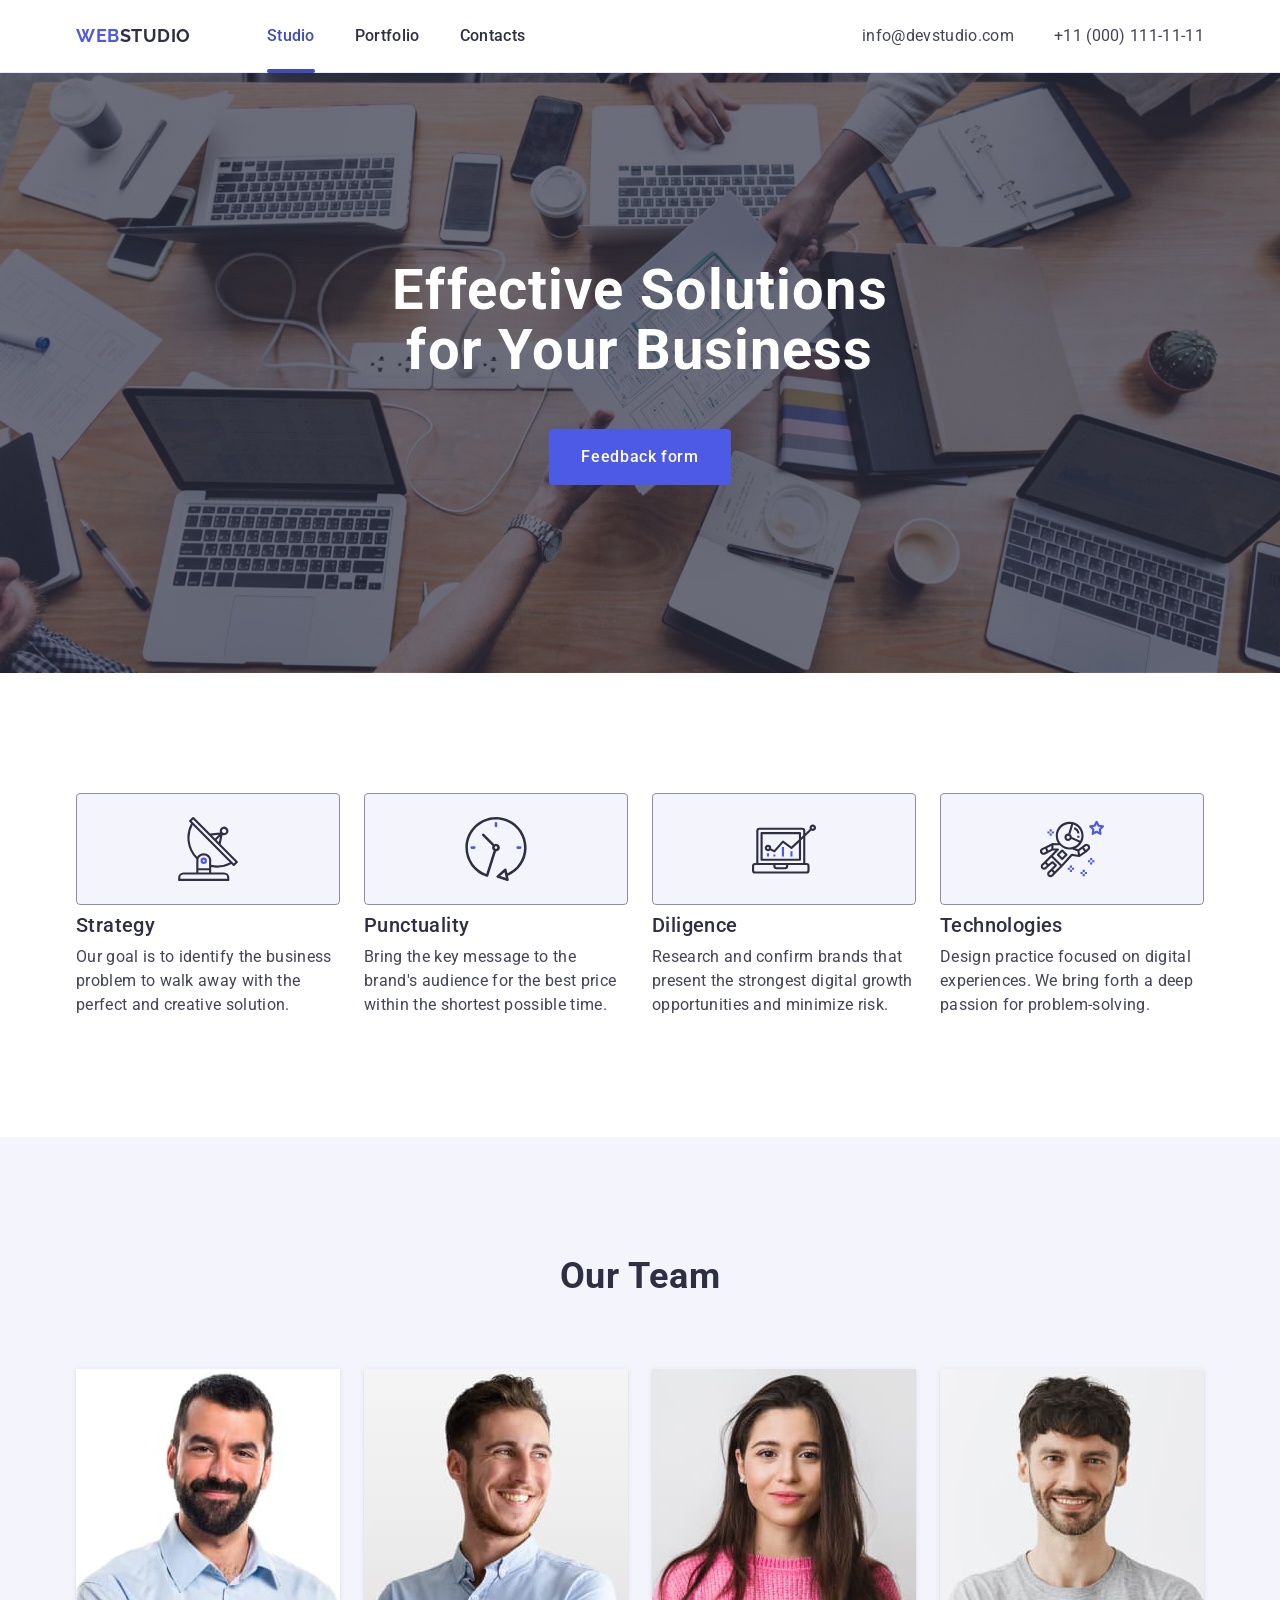
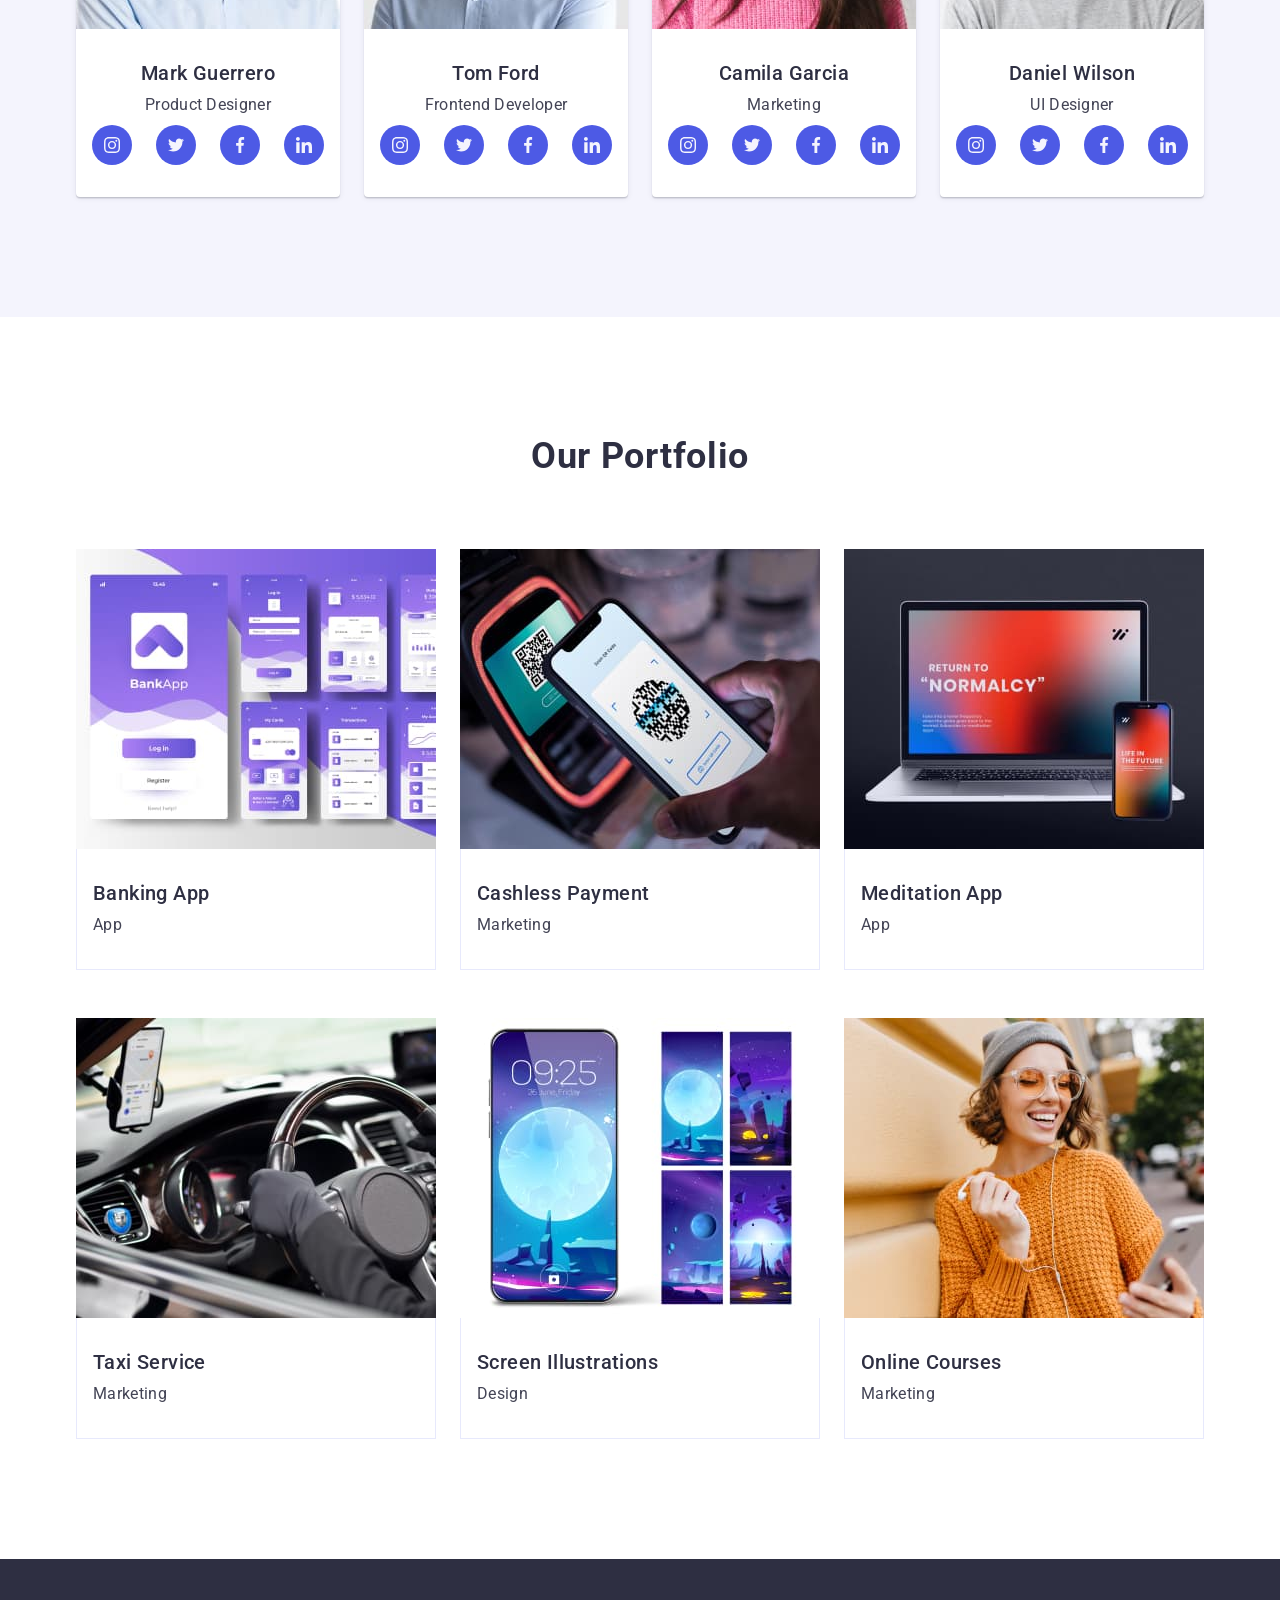
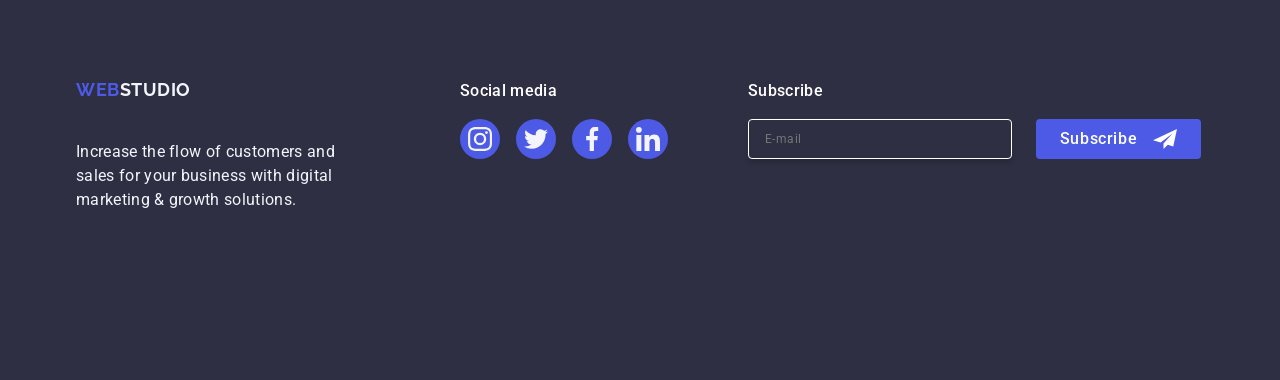
<file: index.html>
<!DOCTYPE html>
<html lang="en">
  <head>
    <meta charset="UTF-8" />
    <meta name="viewport" content="width=device-width, initial-scale=1.0" />
    <title>WebStudio</title>
    <link rel="preconnect" href="https://fonts.googleapis.com" />
    <link rel="preconnect" href="https://fonts.gstatic.com" crossorigin />
    <link
      href="https://fonts.googleapis.com/css2?family=Raleway:ital,wght@0,700;1,700&family=Roboto:wght@400;500;700&display=swap"
      rel="stylesheet"
    />
    <link
      rel="stylesheet"
      href="https://cdnjs.cloudflare.com/ajax/libs/modern-normalize/2.0.0/modern-normalize.min.css"
      integrity="sha512-4xo8blKMVCiXpTaLzQSLSw3KFOVPWhm/TRtuPVc4WG6kUgjH6J03IBuG7JZPkcWMxJ5huwaBpOpnwYElP/m6wg=="
      crossorigin="anonymous"
      referrerpolicy="no-referrer"
    />
    <link rel="stylesheet" href="./css/styles.css" />
    <link rel="stylesheet" href="./css/media.css" />
  </head>
  <body>
    <!--#region Heder-->
    <header class="header">
      <div class="container header-container">
        <nav class="nav-bar">
          <a class="logo" href="./index.html"
            >Web<span class="logo-header">Studio</span></a
          >
          <ul class="nav-list">
            <li class="nav-list-item">
              <a class="nav-list-item-link current" href="./index.html"
                >Studio</a
              >
            </li>
            <li class="nav-list-item">
              <a class="nav-list-item-link" href="">Portfolio</a>
            </li>
            <li class="nav-list-item">
              <a class="nav-list-item-link" href="">Contacts</a>
            </li>
          </ul>
        </nav>
        <address class="address-link">
          <ul class="address-link-list">
            <li class="address-link-list-item">
              <a
                class="address-link-list-item-link"
                href="mailto:info@devstudio.com"
                >info@devstudio.com</a
              >
            </li>
            <li class="address-link-list-item">
              <a class="address-link-list-item-link" href="tel:+110001111111"
                >+11 (000) 111-11-11</a
              >
            </li>
          </ul>
        </address>
        <button class="burger-btn" type="button">
          <svg class="burger-icon" width="24" height="24">
            <use href="./images/icons.svg#icon-burger-icon-menu"></use>
          </svg>
        </button>
      </div>

      <!-- #region Mobile menu -->
      <div class="mobile-menu">
        <div class="container mobile-menu-container">
          <button class="mobile-menu-btn-close" type="button">
            <svg class="modal-btn-icon" width="8" height="8">
              <use href="./images/icons.svg#icon-close"></use>
            </svg>
          </button>
          <nav class="mobile-menu-nav">
            <ul class="mobile-menu-nav-list">
              <li class="mobile-menu-nav-list-item">
                <a
                  class="mobile-menu-nav-list-item-link current"
                  href="./index.html"
                  >Studio</a
                >
              </li>
              <li class="mobile-menu-nav-list-item">
                <a class="mobile-menu-nav-list-item-link">Portfolio</a>
              </li>
              <li class="mobile-menu-nav-list-item">
                <a class="mobile-menu-nav-list-item-link">Contacts</a>
              </li>
            </ul>
          </nav>
          <address class="mobile-menu-address">
            <ul class="mobile-menu-address-list">
              <li class="mobile-menu-address-list-item">
                <a
                  class="mobile-menu-address-list-item-link"
                  href="mailto:info@devstudio.com"
                  >info@devstudio.com></a
                >
              </li>
              <li class="mobile-menu-address-list-item">
                <a
                  class="mobile-menu-address-list-item-link"
                  href="tel:+110001111111"
                  >+11 (000) 111-11-11></a
                >
              </li>
            </ul>
          </address>
          <ul class="mobile-menu-list">
            <li class="mobile-menu-list-item">
              <a href="" class="team-list-icon-item-link"
                ><svg
                  class="team-list-icon-item-link-pic"
                  width="24"
                  height="24"
                >
                  <use href="./images/icons.svg#icon-instagram"></use>
                </svg>
              </a>
            </li>
            <li class="mobile-menu-list-item">
              <a href="" class="team-list-icon-item-link">
                <svg
                  class="team-list-icon-item-link-pic"
                  width="24"
                  height="24"
                >
                  <use href="./images/icons.svg#icon-twitter"></use>
                </svg>
              </a>
            </li>
            <li class="mobile-menu-list-item">
              <a href="" class="team-list-icon-item-link">
                <svg
                  class="team-list-icon-item-link-pic"
                  width="24"
                  height="24"
                >
                  <use href="./images/icons.svg#icon-facebook"></use>
                </svg>
              </a>
            </li>
            <li class="mobile-menu-list-item">
              <a href="" class="team-list-icon-item-link">
                <svg
                  class="team-list-icon-item-link-pic"
                  width="24"
                  height="24"
                >
                  <use href="./images/icons.svg#icon-linkedin"></use>
                </svg>
              </a>
            </li>
          </ul>
        </div>
      </div>
      <!-- #endregion Mobile menu -->
    </header>
    <!--#endregion Heder-->
    <main>
      <!--#region Hero-->
      <section class="section section-hero">
        <div class="container">
          <h1 class="hero-title">Effective Solutions for Your Business</h1>
          <button class="button-section-hero" type="button">
            Feedback form
          </button>
        </div>
      </section>

      <!--#endregion Hero-->
      <!--#region Features-->
      <section class="section">
        <div class="container features-style">
          <h2 class="visually-hidden">Features</h2>
          <ul class="section-features-list">
            <li class="section-features-list-item">
              <div class="section-features-list-border">
                <svg
                  class="section-features-list-item-icon"
                  width="64"
                  height="64"
                >
                  <use href="./images/icons.svg#icon-antenna"></use>
                </svg>
              </div>
              <h3 class="title-features-list-item">Strategy</h3>
              <p class="text-features-list-item">
                Our goal is to identify the business problem to walk away with
                the perfect and creative solution.
              </p>
            </li>
            <li class="section-features-list-item">
              <div class="section-features-list-border">
                <svg
                  class="section-features-list-item-icon"
                  width="64"
                  height="64"
                >
                  <use href="./images/icons.svg#icon-clock"></use>
                </svg>
              </div>
              <h3 class="title-features-list-item">Punctuality</h3>
              <p class="text-features-list-item">
                Bring the key message to the brand's audience for the best price
                within the shortest possible time.
              </p>
            </li>
            <li class="section-features-list-item">
              <div class="section-features-list-border">
                <svg
                  class="section-features-list-item-icon"
                  width="64"
                  height="64"
                >
                  <use href="./images/icons.svg#icon-diagram"></use>
                </svg>
              </div>
              <h3 class="title-features-list-item">Diligence</h3>
              <p class="text-features-list-item">
                Research and confirm brands that present the strongest digital
                growth opportunities and minimize risk.
              </p>
            </li>
            <li class="section-features-list-item">
              <div class="section-features-list-border">
                <svg
                  class="section-features-list-item-icon"
                  width="64"
                  height="64"
                >
                  <use href="./images/icons.svg#icon-astronaut"></use>
                </svg>
              </div>
              <h3 class="title-features-list-item">Technologies</h3>
              <p class="text-features-list-item">
                Design practice focused on digital experiences. We bring forth a
                deep passion for problem-solving.
              </p>
            </li>
          </ul>
        </div>
      </section>
      <!--#endregion Features-->
      <!--#region Our Team-->
      <section class="section section-team">
        <div class="container">
          <h2 class="title-section-team">Our Team</h2>
          <ul class="section-team-list">
            <li class="section-team-list-item">
              <img
                srcset="./images/our_team/mark-guerrero-x2.jpg 2x"
                src="./images/our_team/mark-guerrero.jpg"
                alt="Mark Guerrero"
                width="264"
                height="260"
              />
              <div class="section-team-list-item-div">
                <h3 class="section-team-list-item-title">Mark Guerrero</h3>
                <p class="section-team-list-item-text">Product Designer</p>
                <ul class="team-list-icon">
                  <li class="team-list-icon-item">
                    <a href="" class="team-list-icon-item-link"
                      ><svg
                        class="team-list-icon-item-link-pic"
                        width="16"
                        height="16"
                      >
                        <use href="./images/icons.svg#icon-instagram"></use>
                      </svg>
                    </a>
                  </li>
                  <li class="team-list-icon-item">
                    <a href="" class="team-list-icon-item-link">
                      <svg
                        class="team-list-icon-item-link-pic"
                        width="16"
                        height="16"
                      >
                        <use href="./images/icons.svg#icon-twitter"></use>
                      </svg>
                    </a>
                  </li>
                  <li class="team-list-icon-item">
                    <a href="" class="team-list-icon-item-link">
                      <svg
                        class="team-list-icon-item-link-pic"
                        width="16"
                        height="16"
                      >
                        <use href="./images/icons.svg#icon-facebook"></use>
                      </svg>
                    </a>
                  </li>
                  <li class="team-list-icon-item">
                    <a href="" class="team-list-icon-item-link">
                      <svg
                        class="team-list-icon-item-link-pic"
                        width="16"
                        height="16"
                      >
                        <use href="./images/icons.svg#icon-linkedin"></use>
                      </svg>
                    </a>
                  </li>
                </ul>
              </div>
            </li>
            <li class="section-team-list-item">
              <img
                srcset="./images/our_team/tom-ford-x2.jpg 2x"
                src="./images/our_team/tom-ford.jpg"
                alt="Tom Ford"
                width="264"
                height="260"
              />
              <div class="section-team-list-item-div">
                <h3 class="section-team-list-item-title">Tom Ford</h3>
                <p class="section-team-list-item-text">Frontend Developer</p>
                <ul class="team-list-icon">
                  <li class="team-list-icon-item">
                    <a href="" class="team-list-icon-item-link"
                      ><svg
                        class="team-list-icon-item-link-pic"
                        width="16"
                        height="16"
                      >
                        <use href="./images/icons.svg#icon-instagram"></use>
                      </svg>
                    </a>
                  </li>
                  <li class="team-list-icon-item">
                    <a href="" class="team-list-icon-item-link">
                      <svg
                        class="team-list-icon-item-link-pic"
                        width="16"
                        height="16"
                      >
                        <use href="./images/icons.svg#icon-twitter"></use>
                      </svg>
                    </a>
                  </li>
                  <li class="team-list-icon-item">
                    <a href="" class="team-list-icon-item-link">
                      <svg
                        class="team-list-icon-item-link-pic"
                        width="16"
                        height="16"
                      >
                        <use href="./images/icons.svg#icon-facebook"></use>
                      </svg>
                    </a>
                  </li>
                  <li class="team-list-icon-item">
                    <a href="" class="team-list-icon-item-link">
                      <svg
                        class="team-list-icon-item-link-pic"
                        width="16"
                        height="16"
                      >
                        <use href="./images/icons.svg#icon-linkedin"></use>
                      </svg>
                    </a>
                  </li>
                </ul>
              </div>
            </li>
            <li class="section-team-list-item">
              <img
                srcset="./images/our_team/camila-garcia-x2.jpg 2x"
                src="./images/our_team/camila-garcia.jpg"
                alt="Camila Garcia"
                width="264"
                height="260"
              />
              <div class="section-team-list-item-div">
                <h3 class="section-team-list-item-title">Camila Garcia</h3>
                <p class="section-team-list-item-text">Marketing</p>
                <ul class="team-list-icon">
                  <li class="team-list-icon-item">
                    <a href="" class="team-list-icon-item-link"
                      ><svg
                        class="team-list-icon-item-link-pic"
                        width="16"
                        height="16"
                      >
                        <use href="./images/icons.svg#icon-instagram"></use>
                      </svg>
                    </a>
                  </li>
                  <li class="team-list-icon-item">
                    <a href="" class="team-list-icon-item-link">
                      <svg
                        class="team-list-icon-item-link-pic"
                        width="16"
                        height="16"
                      >
                        <use href="./images/icons.svg#icon-twitter"></use>
                      </svg>
                    </a>
                  </li>
                  <li class="team-list-icon-item">
                    <a href="" class="team-list-icon-item-link">
                      <svg
                        class="team-list-icon-item-link-pic"
                        width="16"
                        height="16"
                      >
                        <use href="./images/icons.svg#icon-facebook"></use>
                      </svg>
                    </a>
                  </li>
                  <li class="team-list-icon-item">
                    <a href="" class="team-list-icon-item-link">
                      <svg
                        class="team-list-icon-item-link-pic"
                        width="16"
                        height="16"
                      >
                        <use href="./images/icons.svg#icon-linkedin"></use>
                      </svg>
                    </a>
                  </li>
                </ul>
              </div>
            </li>
            <li class="section-team-list-item">
              <img
                srcset="./images/our_team/daniel-wilson-x2.jpg 2x"
                src="./images/our_team/daniel-wilson.jpg"
                alt="Daniel Wilson"
                width="264"
                height="260"
              />
              <div class="section-team-list-item-div">
                <h3 class="section-team-list-item-title">Daniel Wilson</h3>
                <p class="section-team-list-item-text">UI Designer</p>
                <ul class="team-list-icon">
                  <li class="team-list-icon-item">
                    <a href="" class="team-list-icon-item-link"
                      ><svg
                        class="team-list-icon-item-link-pic"
                        width="16"
                        height="16"
                      >
                        <use href="./images/icons.svg#icon-instagram"></use>
                      </svg>
                    </a>
                  </li>
                  <li class="team-list-icon-item">
                    <a href="" class="team-list-icon-item-link">
                      <svg
                        class="team-list-icon-item-link-pic"
                        width="16"
                        height="16"
                      >
                        <use href="./images/icons.svg#icon-twitter"></use>
                      </svg>
                    </a>
                  </li>
                  <li class="team-list-icon-item">
                    <a href="" class="team-list-icon-item-link">
                      <svg
                        class="team-list-icon-item-link-pic"
                        width="16"
                        height="16"
                      >
                        <use href="./images/icons.svg#icon-facebook"></use>
                      </svg>
                    </a>
                  </li>
                  <li class="team-list-icon-item">
                    <a href="" class="team-list-icon-item-link">
                      <svg
                        class="team-list-icon-item-link-pic"
                        width="16"
                        height="16"
                      >
                        <use href="./images/icons.svg#icon-linkedin"></use>
                      </svg>
                    </a>
                  </li>
                </ul>
              </div>
            </li>
          </ul>
        </div>
      </section>
      <!--#endregion Our Team-->
      <!--#region Our Portfolio-->
      <section class="section box-portfolio">
        <div class="container">
          <h2 class="section-portfolio-title">Our Portfolio</h2>
          <ul class="section-portfolio-list">
            <li class="section-portfolio-list-item">
              <div class="portfolio-box">
                <picture>
                  <source
                    srcset="
                      ./images/our_portfolio/banking_app.jpg 1x,
                      ./images/our_portfolio/banking-x2.jpg  2x
                    "
                    media="(min-width: 1158px)"
                  />
                  <source
                    srcset="
                      ./images/our_portfolio/banking-tablet.jpg    1x,
                      ./images/our_portfolio/banking-tablet-x2.jpg 2x
                    "
                    media="(min-width: 768px)"
                  />
                  <source
                    srcset="
                      ./images/our_portfolio/banking-mobile.jpg    1x,
                      ./images/our_portfolio/banking-mobile-x2.jpg 2x
                    "
                    media="(max-width: 767px)"
                  />
                  <img
                    src="./images/our_portfolio/banking_app.jpg"
                    alt="banking_app"
                  />
                </picture>
                <p class="portfolio-item-text">
                  14 Stylish and User-Friendly App Design Concepts · Task
                  Manager App · Calorie Tracker App · Exotic Fruit Ecommerce App
                  · Cloud Storage App
                </p>
              </div>
              <div class="section-features-list-item-div">
                <h3 class="section-features-list-item-title">Banking App</h3>
                <p class="section-features-list-item-text">App</p>
              </div>
            </li>
            <li class="section-portfolio-list-item">
              <div class="portfolio-box">
                <picture>
                  <source
                    srcset="
                      ./images/our_portfolio/cashless_payment.jpg 1x,
                      ./images/our_portfolio/cashl-x2.jpg         2x
                    "
                    media="(min-width: 1158px)"
                  />
                  <source
                    srcset="
                      ./images/our_portfolio/cashl-tablet.jpg    1x,
                      ./images/our_portfolio/cashl-tablet-x2.jpg 2x
                    "
                    media="(min-width: 768px)"
                  />
                  <source
                    srcset="
                      ./images/our_portfolio/cashl-mobile.jpg    1x,
                      ./images/our_portfolio/cashl-mobile-x2.jpg 2x
                    "
                    media="(max-width: 767px)"
                  />
                  <img
                    src="./images/our_portfolio/cashless_payment.jpg"
                    alt="cashless_payment"
                  />
                </picture>
                <p class="portfolio-item-text">
                  14 Stylish and User-Friendly App Design Concepts · Task
                  Manager App · Calorie Tracker App · Exotic Fruit Ecommerce App
                  · Cloud Storage App
                </p>
              </div>
              <div class="section-features-list-item-div">
                <h3 class="section-features-list-item-title">
                  Cashless Payment
                </h3>
                <p class="section-features-list-item-text">Marketing</p>
              </div>
            </li>
            <li class="section-portfolio-list-item">
              <div class="portfolio-box">
                <picture>
                  <source
                    srcset="
                      ./images/our_portfolio/meditation_app.jpg 1x,
                      ./images/our_portfolio/meditation-x2.jpg  2x
                    "
                    media="(min-width: 1158px)"
                  />
                  <source
                    srcset="
                      ./images/our_portfolio/meditation-tablet.jpg    1x,
                      ./images/our_portfolio/meditation-tablet-x2.jpg 2x
                    "
                    media="(min-width: 768px)"
                  />
                  <source
                    srcset="
                      ./images/our_portfolio/meditation-mobile.jpg    1x,
                      ./images/our_portfolio/meditation-mobile-x2.jpg 2x
                    "
                    media="(max-width: 767px)"
                  />
                  <img
                    src="./images/our_portfolio/meditation_app.jpg"
                    alt="meditation_app"
                  />
                </picture>
                <p class="portfolio-item-text">
                  14 Stylish and User-Friendly App Design Concepts · Task
                  Manager App · Calorie Tracker App · Exotic Fruit Ecommerce App
                  · Cloud Storage App
                </p>
              </div>
              <div class="section-features-list-item-div">
                <h3 class="section-features-list-item-title">Meditation App</h3>
                <p class="section-features-list-item-text">App</p>
              </div>
            </li>
            <li class="section-portfolio-list-item">
              <div class="portfolio-box">
                <picture>
                  <source
                    srcset="
                      ./images/our_portfolio/taxi_service.jpg 1x,
                      ./images/our_portfolio/taxi-x2.jpg      2x
                    "
                    media="(min-width: 1158px)"
                  />
                  <source
                    srcset="
                      ./images/our_portfolio/taxi-tablet.jpg    1x,
                      ./images/our_portfolio/taxi-tablet-x2.jpg 2x
                    "
                    media="(min-width: 768px)"
                  />
                  <source
                    srcset="
                      ./images/our_portfolio/taxi-mobile.jpg    1x,
                      ./images/our_portfolio/taxi-mobile-x2.jpg 2x
                    "
                    media="(max-width: 767px)"
                  />
                  <img
                    src="./images/our_portfolio/taxi_service.jpg"
                    alt="taxi_service"
                  />
                </picture>
                <p class="portfolio-item-text">
                  14 Stylish and User-Friendly App Design Concepts · Task
                  Manager App · Calorie Tracker App · Exotic Fruit Ecommerce App
                  · Cloud Storage App
                </p>
              </div>
              <div class="section-features-list-item-div">
                <h3 class="section-features-list-item-title">Taxi Service</h3>
                <p class="section-features-list-item-text">Marketing</p>
              </div>
            </li>
            <li class="section-portfolio-list-item">
              <div class="portfolio-box">
                <picture>
                  <source
                    srcset="
                      ./images/our_portfolio/screen_illustrations.jpg 1x,
                      ./images/our_portfolio/screen-x2.jpg            2x
                    "
                    media="(min-width: 1158px)"
                  />
                  <source
                    srcset="
                      ./images/our_portfolio/screen-tablet.jpg    1x,
                      ./images/our_portfolio/screen-tablet-x2.jpg 2x
                    "
                    media="(min-width: 768px)"
                  />
                  <source
                    srcset="
                      ./images/our_portfolio/screen-mobile.jpg    1x,
                      ./images/our_portfolio/screen-mobile-x2.jpg 2x
                    "
                    media="(max-width: 767px)"
                  />
                  <img
                    src="./images/our_portfolio/screen_illustrations.jpg"
                    alt="screen_illustrations"
                  />
                </picture>
                <p class="portfolio-item-text">
                  14 Stylish and User-Friendly App Design Concepts · Task
                  Manager App · Calorie Tracker App · Exotic Fruit Ecommerce App
                  · Cloud Storage App
                </p>
              </div>
              <div class="section-features-list-item-div">
                <h3 class="section-features-list-item-title">
                  Screen Illustrations
                </h3>
                <p class="section-features-list-item-text">Design</p>
              </div>
            </li>
            <li class="section-portfolio-list-item">
              <div class="portfolio-box">
                <picture>
                  <source
                    srcset="
                      ./images/our_portfolio/online_courses.jpg 1x,
                      ./images/our_portfolio/online-x2.jpg      2x
                    "
                    media="(min-width: 1158px)"
                  />
                  <source
                    srcset="
                      ./images/our_portfolio/online-tablet.jpg    1x,
                      ./images/our_portfolio/online-tablet-x2.jpg 2x
                    "
                    media="(min-width: 768px)"
                  />
                  <source
                    srcset="
                      ./images/our_portfolio/online-mobile.jpg    1x,
                      ./images/our_portfolio/online-mobile-x2.jpg 2x
                    "
                    media="(max-width: 767px)"
                  />
                  <img
                    src="./images/our_portfolio/online_courses.jpg"
                    alt="online_courses"
                  />
                </picture>
                <p class="portfolio-item-text">
                  14 Stylish and User-Friendly App Design Concepts · Task
                  Manager App · Calorie Tracker App · Exotic Fruit Ecommerce App
                  · Cloud Storage App
                </p>
              </div>
              <div class="section-features-list-item-div">
                <h3 class="section-features-list-item-title">Online Courses</h3>
                <p class="section-features-list-item-text">Marketing</p>
              </div>
            </li>
          </ul>
        </div>
      </section>
      <!--#endregion Our Portfolio-->
    </main>
    <!--#region Footer-->
    <footer class="footer">
      <div class="container footer-box">
        <div class="footer-box-logo">
          <a class="logo footer-logo" href="./index.html"
            >Web<span class="logo-footer">Studio</span></a
          >
          <p class="footer-text">
            Increase the flow of customers and sales for your business with
            digital marketing & growth solutions.
          </p>
        </div>
        <div class="footer-box-icon">
          <p class="footer-box-icon-text">Social media</p>
          <ul class="footer-box-icon-list">
            <li class="footer-box-icon-list-item">
              <a href="" class="footer-box-icon-list-item-link">
                <svg class="footer-box-icon-list-icons" width="24" height="24">
                  <use href="./images/icons.svg#icon-instagram"></use>
                </svg>
              </a>
            </li>
            <li class="footer-box-icon-list-item">
              <a href="" class="footer-box-icon-list-item-link">
                <svg class="footer-box-icon-list-icons" width="24" height="24">
                  <use href="./images/icons.svg#icon-twitter"></use>
                </svg>
              </a>
            </li>
            <li class="footer-box-icon-list-item">
              <a href="" class="footer-box-icon-list-item-link">
                <svg class="footer-box-icon-list-icons" width="24" height="24">
                  <use href="./images/icons.svg#icon-facebook"></use>
                </svg>
              </a>
            </li>
            <li class="footer-box-icon-list-item">
              <a href="" class="footer-box-icon-list-item-link">
                <svg class="footer-box-icon-list-icons" width="24" height="24">
                  <use href="./images/icons.svg#icon-linkedin"></use>
                </svg>
              </a>
            </li>
          </ul>
        </div>
        <div class="footer-form-wrapper">
          <p class="footer-form-title">Subscribe</p>
          <form class="footer-form">
            <label class="footer-form-label" for="input-email">
              <input
                class="footer-input"
                type="email"
                id="input-email"
                placeholder="E-mail"
                name="email"
              />
            </label>
            <button class="footer-form-btn" type="submit">
              Subscribe
              <svg class="footer-form-btn-icon" width="24" height="24">
                <use href="./images/icons.svg#icon-footer_send_btn"></use>
              </svg>
            </button>
          </form>
        </div>
      </div>
    </footer>
    <!--#endregion Footer-->

    <!-- #region Modal Window -->
    <div class="backdrop">
      <div class="modal">
        <button type="button" class="modal-close-btn">
          <svg class="modal-btn-icon" width="8" height="8">
            <use href="./images/icons.svg#icon-close"></use>
          </svg>
        </button>
        <p class="modal-text">Leave your contacts and we will call you back</p>
        <form>
          <div class="form-wrapper-cont">
            <label class="modal-form-label" for="user-name">Name</label>
            <div class="modal-cont-input">
              <input
                class="modal-input"
                type="text"
                id="user-name"
                name="user-name"
                required
              />
              <svg class="modal-icon" width="18" height="24">
                <use href="./images/icons.svg#icon-user_icon"></use>
              </svg>
            </div>
          </div>
          <div class="form-wrapper-cont">
            <label class="modal-form-label" for="user-tell">Phone</label>
            <div class="modal-cont-input">
              <input
                class="modal-input"
                type="tel"
                id="user-tell"
                name="user-tell"
                required
              />
              <svg class="modal-icon" width="18" height="24">
                <use href="./images/icons.svg#icon-phone"></use>
              </svg>
            </div>
          </div>
          <div class="form-wrapper-cont">
            <label class="modal-form-label" for="user-email">Email</label>
            <div class="modal-cont-input">
              <input
                class="modal-input"
                type="email"
                id="user-email"
                name="user-email"
                required
              />
              <svg class="modal-icon" width="18" height="24">
                <use href="./images/icons.svg#icon-email"></use>
              </svg>
            </div>
          </div>
          <div class="form-wrapper-cont-comment">
            <label class="modal-form-label" for="user-comment">Comment</label>
            <textarea
              class="modal-textarea"
              id="user-comment"
              placeholder="Text input"
              name="user-comment"
            ></textarea>
          </div>
          <div class="modal-cont-checkbox">
            <input
              class="checkbox visually-hidden"
              type="checkbox"
              id="user-privacy"
              value="true"
              name="user-privacy"
            />
            <label for="user-privacy" class="custom-label-checkbox">
              <span class="custom-checkbox">
                <svg class="modal-icon-checkbox" width="10" height="8">
                  <use href="./images/icons.svg#icon-check"></use>
                </svg>
              </span>
              <span class="custom-checkbox-text">
                I accept the terms and conditions of the
                <a class="user-privacy" href="">Privacy Policy</a>
              </span>
            </label>
          </div>
          <button class="modal-submit" type="submit">Send</button>
        </form>
      </div>
    </div>
    <!-- #endregion Modal Window -->

    <script type="module" src="./js/main.js"></script>
  </body>
</html>
</file>
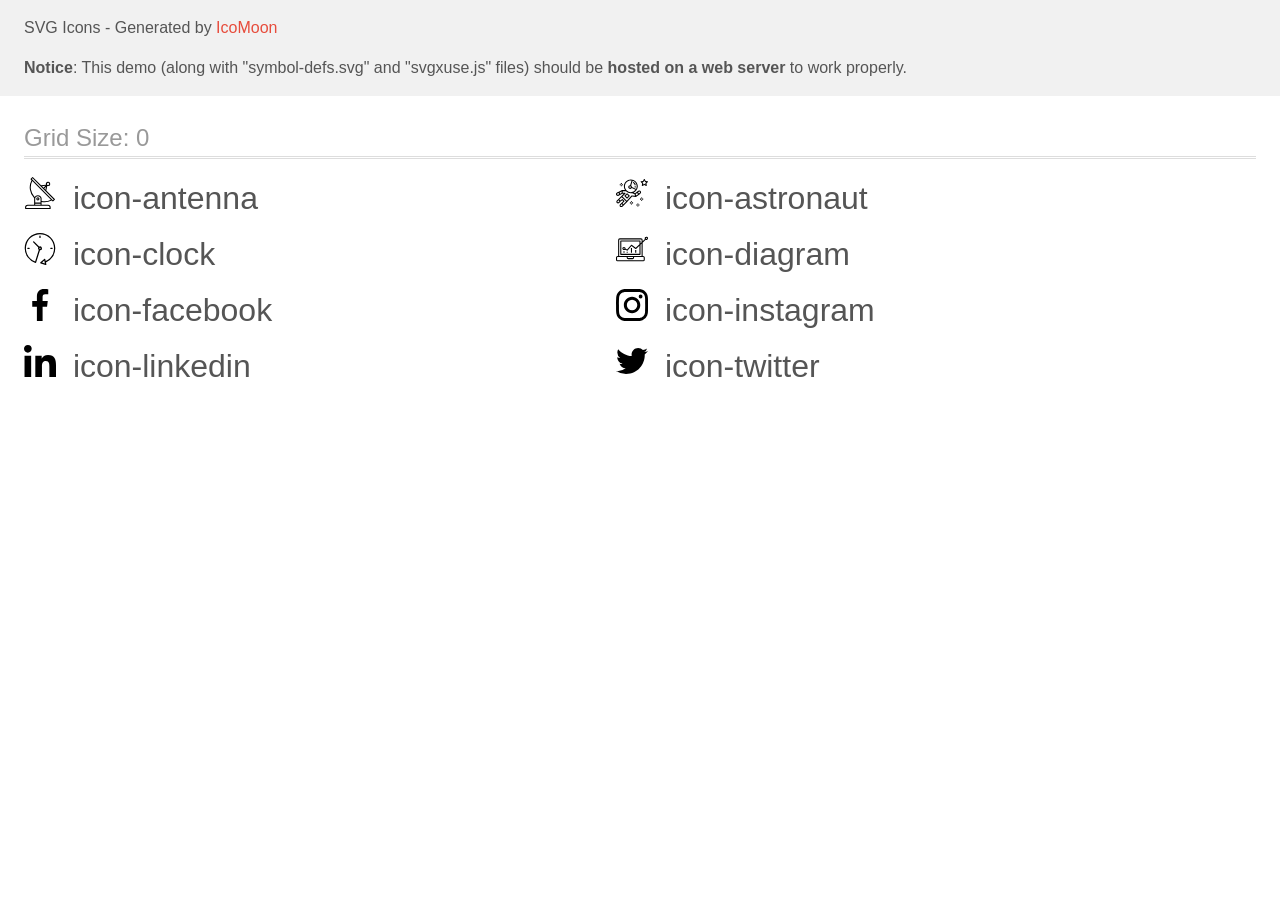
<file: icomoon/demo-external-svg.html>
<!doctype html>
<html>
<head>
    <title>IcoMoon - SVG Icons</title>
    <meta charset="utf-8">
    <meta name="viewport" content="width=device-width, initial-scale=1">
    <link rel="stylesheet" href="demo-files/demo.css">
    <link rel="stylesheet" href="style.css">
</head>
<body>
<header class="bgc1 clearfix">
<div class="mhl">
    <p>SVG Icons - Generated by <a href="https://icomoon.io/app">IcoMoon</a></p><p><strong>Notice</strong>: This demo (along with "symbol-defs.svg" and "svgxuse.js" files) should be <b>hosted on a web server</b> to work properly.</p>
</div>
</header>
    <div class="clearfix mhl ptl">
        <h1 class="mvm mtn fgc1">Grid Size: 0</h1>
        <div class="glyph fs1">
            <div class="clearfix pbs">
                <svg class="icon icon-antenna"><use xlink:href="symbol-defs.svg#icon-antenna"></use></svg><span class="name"> icon-antenna</span>
            </div>
        </div>
        <div class="glyph fs1">
            <div class="clearfix pbs">
                <svg class="icon icon-astronaut"><use xlink:href="symbol-defs.svg#icon-astronaut"></use></svg><span class="name"> icon-astronaut</span>
            </div>
        </div>
        <div class="glyph fs1">
            <div class="clearfix pbs">
                <svg class="icon icon-clock"><use xlink:href="symbol-defs.svg#icon-clock"></use></svg><span class="name"> icon-clock</span>
            </div>
        </div>
        <div class="glyph fs1">
            <div class="clearfix pbs">
                <svg class="icon icon-diagram"><use xlink:href="symbol-defs.svg#icon-diagram"></use></svg><span class="name"> icon-diagram</span>
            </div>
        </div>
        <div class="glyph fs1">
            <div class="clearfix pbs">
                <svg class="icon icon-facebook"><use xlink:href="symbol-defs.svg#icon-facebook"></use></svg><span class="name"> icon-facebook</span>
            </div>
        </div>
        <div class="glyph fs1">
            <div class="clearfix pbs">
                <svg class="icon icon-instagram"><use xlink:href="symbol-defs.svg#icon-instagram"></use></svg><span class="name"> icon-instagram</span>
            </div>
        </div>
        <div class="glyph fs1">
            <div class="clearfix pbs">
                <svg class="icon icon-linkedin"><use xlink:href="symbol-defs.svg#icon-linkedin"></use></svg><span class="name"> icon-linkedin</span>
            </div>
        </div>
        <div class="glyph fs1">
            <div class="clearfix pbs">
                <svg class="icon icon-twitter"><use xlink:href="symbol-defs.svg#icon-twitter"></use></svg><span class="name"> icon-twitter</span>
            </div>
        </div>
  </div>
<script defer src="svgxuse.js"></script>
</body>
</html>
</file>
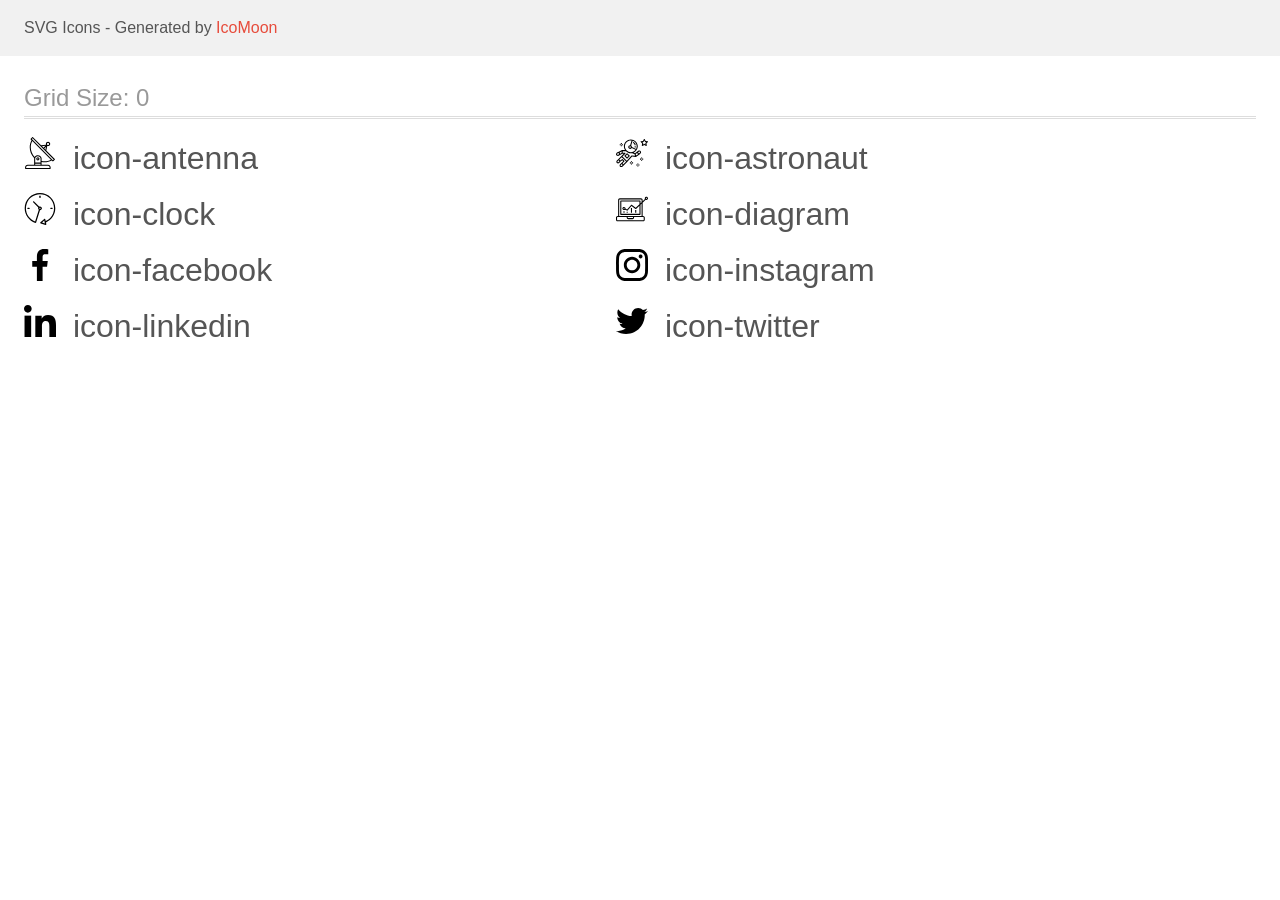
<file: icomoon/demo.html>
<!doctype html>
<html>
<head>
    <title>IcoMoon - SVG Icons</title>
    <meta charset="utf-8">
    <meta name="viewport" content="width=device-width, initial-scale=1">
    <link rel="stylesheet" href="demo-files/demo.css">
    <link rel="stylesheet" href="style.css">
</head>
<body>
<svg aria-hidden="true" style="position: absolute; width: 0; height: 0; overflow: hidden;" version="1.1" xmlns="http://www.w3.org/2000/svg" xmlns:xlink="http://www.w3.org/1999/xlink">
<defs>
<symbol id="icon-antenna" viewBox="0 0 32 32">
<path d="M30.773 22.098l-8.443-8.505 0.937-4.615c0.242 0.094 0.499 0.144 0.758 0.146h0.006c1.192 0.014 2.17-0.941 2.184-2.133s-0.941-2.17-2.133-2.184c-1.192-0.014-2.17 0.941-2.184 2.133-0.003 0.255 0.039 0.509 0.125 0.749l-4.96 0.605-8.091-8.133c-0.099-0.101-0.235-0.159-0.377-0.16-0.14 0.001-0.274 0.056-0.373 0.155l-1.513 1.504c-0.208 0.208-0.208 0.546 0 0.754l0.814 0.826c-3.153 5.798-2.129 12.978 2.519 17.663 0.043 0.041 0.092 0.074 0.146 0.098-0.034 0.18-0.051 0.364-0.052 0.547v6.187h-6.4c-1.472 0.002-2.665 1.195-2.667 2.667v1.067c0 0.295 0.239 0.533 0.533 0.533h24.533c0.295 0 0.533-0.239 0.533-0.533v-1.067c-0.002-1.472-1.195-2.665-2.667-2.667h-6.4v-2.742c1.003 0.21 2.024 0.317 3.049 0.32 2.458-0.003 4.877-0.615 7.040-1.783l0.818 0.823c0.099 0.101 0.235 0.159 0.377 0.16 0.14-0.001 0.274-0.056 0.373-0.155l1.513-1.504c0.208-0.208 0.208-0.546 0-0.754zM23.28 6.233c0.418-0.415 1.093-0.414 1.509 0.004s0.414 1.093-0.004 1.508c-0.2 0.199-0.47 0.31-0.752 0.31h-0.003c-0.589-0.003-1.064-0.483-1.061-1.072 0.002-0.282 0.115-0.552 0.314-0.751h-0.002zM22.024 9.738l-0.598 2.946-1.175-1.182 1.774-1.763zM21.419 8.836l-1.92 1.909-1.485-1.493 3.405-0.415zM24.004 28.8c0.884 0 1.6 0.716 1.6 1.6v0.533h-23.467v-0.533c0-0.884 0.716-1.6 1.6-1.6h20.267zM16.537 26.667v1.067h-5.333v-1.067h5.333zM11.204 25.6v-4.053c0-1.294 1.196-2.347 2.667-2.347s2.667 1.053 2.667 2.347v4.053h-5.333zM17.604 23.904v-2.357c0-1.882-1.675-3.413-3.733-3.413-1.331-0.020-2.576 0.657-3.281 1.786-4.058-4.274-4.971-10.645-2.279-15.887l18.602 18.708c-2.872 1.461-6.165 1.873-9.309 1.163zM28.893 23.22l-21.057-21.181 0.755-0.752 7.935 7.98c0.004 0 0.006 0.007 0.010 0.010l13.115 13.191-0.757 0.752z"></path>
<path d="M13.876 20.267h-0.005c-0.884-0.001-1.601 0.714-1.602 1.598s0.714 1.601 1.598 1.602h0.005c0.884 0.001 1.601-0.714 1.602-1.598s-0.714-1.601-1.598-1.602zM14.249 22.245c-0.1 0.1-0.236 0.156-0.378 0.155-0.295-0.002-0.532-0.242-0.531-0.536 0.001-0.141 0.057-0.276 0.157-0.375s0.233-0.154 0.373-0.155c0.295 0.002 0.532 0.242 0.531 0.536-0.001 0.141-0.057 0.276-0.157 0.375h0.005z"></path>
</symbol>
<symbol id="icon-astronaut" viewBox="0 0 32 32">
<path d="M31.974 4.524c-0.063-0.193-0.229-0.333-0.43-0.363l-1.91-0.278-0.855-1.731c-0.179-0.365-0.777-0.365-0.956 0l-0.855 1.731-1.91 0.278c-0.201 0.029-0.367 0.17-0.431 0.363-0.062 0.193-0.011 0.405 0.135 0.547l1.383 1.348-0.326 1.903c-0.034 0.2 0.048 0.402 0.212 0.522 0.166 0.121 0.382 0.135 0.562 0.040l1.709-0.899 1.709 0.899c0.078 0.041 0.164 0.061 0.249 0.061 0.11 0 0.221-0.034 0.314-0.102 0.164-0.119 0.246-0.322 0.212-0.522l-0.326-1.903 1.383-1.348c0.145-0.142 0.197-0.354 0.135-0.547zM29.511 5.851c-0.125 0.122-0.183 0.299-0.153 0.472l0.191 1.114-1-0.526c-0.078-0.041-0.163-0.061-0.249-0.061s-0.17 0.020-0.249 0.061l-1.001 0.526 0.191-1.114c0.030-0.173-0.028-0.349-0.153-0.472l-0.81-0.789 1.119-0.163c0.174-0.025 0.324-0.134 0.402-0.292l0.5-1.013 0.5 1.013c0.078 0.157 0.228 0.267 0.402 0.292l1.119 0.163-0.809 0.789z"></path>
<path d="M26.133 20.522h-1.067v1.067h1.067v-1.067z"></path>
<path d="M26.133 22.656h-1.067v1.067h1.067v-1.067z"></path>
<path d="M27.2 21.589h-1.067v1.067h1.067v-1.067z"></path>
<path d="M25.067 21.589h-1.067v1.067h1.067v-1.067z"></path>
<path d="M22.4 26.389h-1.067v1.067h1.067v-1.067z"></path>
<path d="M22.4 28.522h-1.067v1.067h1.067v-1.067z"></path>
<path d="M23.467 27.456h-1.067v1.067h1.067v-1.067z"></path>
<path d="M21.333 27.456h-1.067v1.067h1.067v-1.067z"></path>
<path d="M16 24.256h-1.067v1.067h1.067v-1.067z"></path>
<path d="M16 26.389h-1.067v1.067h1.067v-1.067z"></path>
<path d="M17.067 25.322h-1.067v1.067h1.067v-1.067z"></path>
<path d="M14.933 25.322h-1.067v1.067h1.067v-1.067z"></path>
<path d="M5.867 6.122h-1.067v1.067h1.067v-1.067z"></path>
<path d="M5.867 8.255h-1.067v1.067h1.067v-1.067z"></path>
<path d="M6.933 7.189h-1.067v1.067h1.067v-1.067z"></path>
<path d="M4.8 7.189h-1.067v1.067h1.067v-1.067z"></path>
<path d="M24.715 14.159c-0.287-0.388-0.709-0.637-1.188-0.705-0.481-0.068-0.956 0.058-1.34 0.352l-1.252 0.96-1.898 1.417-1.358-0.541c2.421-1.086 4.114-3.508 4.114-6.32 0-3.823-3.123-6.933-6.961-6.933s-6.961 3.11-6.961 6.933c0 1.386 0.414 2.674 1.12 3.758l-2.764-0.024c-0.002 0-0.003 0-0.005 0-0.009 0-0.015 0.004-0.023 0.005-0.053 0.002-0.105 0.013-0.155 0.031-0.013 0.005-0.026 0.008-0.038 0.013-0.006 0.003-0.013 0.003-0.019 0.006l-3.233 1.596c-0.001 0-0.001 0-0.001 0.001l-1.893 0.911c-0.021 0.009-0.042 0.021-0.063 0.035-0.755 0.502-1.012 1.489-0.598 2.295 0.22 0.429 0.595 0.745 1.056 0.889 0.178 0.055 0.359 0.083 0.539 0.083 0.29 0 0.577-0.071 0.839-0.211l1.388-0.738 2.264-1.169 1.357-0.008-5.442 5.416c-0.001 0.001-0.001 0.001-0.002 0.001l-1.339 1.333c-0.316 0.315-0.49 0.732-0.49 1.178s0.174 0.863 0.49 1.179c0.325 0.323 0.752 0.485 1.179 0.485s0.854-0.162 1.18-0.485l1.314-1.309 1.741-1.3 0.901 0.897-1.762 1.754c-0 0.001-0.001 0.001-0.002 0.001l-1.339 1.333c-0.316 0.315-0.49 0.732-0.49 1.178s0.174 0.863 0.49 1.179c0.325 0.323 0.753 0.485 1.18 0.485s0.855-0.162 1.18-0.485l3.482-3.467c0.001-0.001 0.001-0.001 0.001-0.002l1.010-1-0.004-0.004c0.006-0.006 0.015-0.009 0.022-0.015l5.166-5.658 3.471 0.494c0.025 0.004 0.050 0.005 0.075 0.005 0.065 0 0.127-0.015 0.187-0.038 0.018-0.006 0.033-0.015 0.050-0.023 0.019-0.010 0.039-0.015 0.058-0.027l3.213-2.133c0.012-0.008 0.018-0.021 0.029-0.029 0.013-0.010 0.029-0.014 0.041-0.026l1.271-1.191c0.662-0.62 0.753-1.635 0.212-2.362zM2.13 17.77c-0.173 0.093-0.37 0.111-0.558 0.052-0.187-0.058-0.338-0.186-0.427-0.358-0.161-0.314-0.068-0.695 0.214-0.902l1.314-0.632 0.449 1.313-0.992 0.527zM5.628 15.942l-1.548 0.8-0.439-1.283 2.027-1.001-0.040 1.484zM20.727 9.322c0 0.918-0.219 1.785-0.599 2.559l-4.181-1.899c-0.044-0.573-0.341-1.075-0.788-1.388l1.464-4.86c2.378 0.756 4.105 2.974 4.105 5.588zM8.938 9.322c0-3.235 2.644-5.867 5.894-5.867 0.253 0 0.5 0.021 0.745 0.052l-1.432 4.754c-0.019-0.001-0.037-0.006-0.057-0.006-1.033 0-1.873 0.837-1.873 1.867s0.84 1.867 1.873 1.867c0.694 0 1.294-0.383 1.618-0.945l3.862 1.755c-1.075 1.446-2.795 2.39-4.737 2.39-3.25 0-5.894-2.632-5.894-5.867zM14.894 10.122c0 0.441-0.362 0.8-0.806 0.8s-0.806-0.359-0.806-0.8c0-0.441 0.362-0.8 0.806-0.8s0.806 0.359 0.806 0.8zM2.465 25.146c-0.236 0.234-0.619 0.234-0.854 0.001-0.114-0.114-0.176-0.263-0.176-0.423s0.062-0.309 0.176-0.421l0.962-0.958 0.851 0.848-0.959 0.955zM5.679 28.88c-0.236 0.234-0.619 0.235-0.855 0.001-0.114-0.114-0.176-0.263-0.176-0.423s0.062-0.309 0.176-0.421l0.963-0.959 0.852 0.848-0.96 0.955zM9.16 25.411c-0.001 0-0.001 0-0.002 0.001l-1.765 1.76-0.852-0.848 1.763-1.755c0 0 0 0 0-0s0.001-0.001 0.002-0.001c0.040-0.040 0.065-0.088 0.090-0.135 0.007-0.014 0.020-0.026 0.026-0.040 0.017-0.041 0.019-0.085 0.026-0.129 0.003-0.025 0.014-0.047 0.014-0.073 0-0.036-0.013-0.070-0.020-0.106-0.006-0.032-0.006-0.065-0.019-0.095-0.020-0.050-0.055-0.094-0.091-0.138-0.010-0.012-0.014-0.027-0.025-0.038 0 0 0 0-0.001 0s-0.001-0.002-0.001-0.002l-1.607-1.6c-0.017-0.017-0.039-0.024-0.058-0.038-0.028-0.022-0.055-0.042-0.087-0.058-0.030-0.015-0.061-0.024-0.093-0.033-0.034-0.010-0.067-0.017-0.103-0.020-0.033-0.002-0.063 0.001-0.095 0.005-0.036 0.004-0.069 0.009-0.104 0.020-0.034 0.011-0.063 0.027-0.094 0.045-0.020 0.011-0.042 0.015-0.061 0.029l-1.773 1.324-0.901-0.897 2.399-2.386 4.361 4.289-0.928 0.919zM15.979 18.394c-0.015-0.002-0.030 0.004-0.045 0.003-0.039-0.002-0.076 0.001-0.115 0.007-0.030 0.005-0.059 0.011-0.088 0.021-0.034 0.012-0.065 0.028-0.097 0.047-0.030 0.018-0.057 0.037-0.083 0.061-0.013 0.011-0.028 0.017-0.040 0.029l-4.698 5.146-4.328-4.257 2.833-2.818c0.209-0.208 0.21-0.546 0.002-0.755-0.105-0.105-0.243-0.157-0.381-0.156v-0.001l-2.219 0.013 0.028-1.607 3.104 0.027c1.265 1.294 3.029 2.101 4.981 2.101 0.437 0 0.864-0.045 1.279-0.123 0.040 0.032 0.079 0.065 0.13 0.085l2.41 0.96 0.152 0.758 0.178 0.885-3.003-0.427zM20.020 18.572l-0.313-1.558 1.446-1.080 0.947 1.257-2.080 1.381zM23.774 15.741l-0.838 0.785-0.931-1.236 0.831-0.637c0.155-0.119 0.351-0.168 0.543-0.143 0.193 0.027 0.364 0.128 0.48 0.284 0.217 0.292 0.18 0.699-0.085 0.947z"></path>
<path d="M13.602 18.544l-2.143-2.133c-0.207-0.207-0.545-0.207-0.753 0l-2.142 2.133c-0.1 0.101-0.157 0.236-0.157 0.378s0.056 0.278 0.157 0.378l2.142 2.133c0.104 0.103 0.241 0.155 0.377 0.155s0.273-0.052 0.376-0.155l2.143-2.133c0.1-0.1 0.157-0.236 0.157-0.378s-0.057-0.278-0.157-0.378zM11.083 20.303l-1.387-1.381 1.387-1.381 1.387 1.381-1.387 1.381z"></path>
<path d="M17.164 5.071l-0.258 1.036c0.071 0.018 1.738 0.452 1.738 2.149h1.067c-0-2.017-1.666-2.965-2.547-3.185z"></path>
<path d="M19.711 9.322h-1.067v1.067h1.067v-1.067z"></path>
</symbol>
<symbol id="icon-clock" viewBox="0 0 32 32">
<path d="M31.297 15.301c-0.002-8.452-6.855-15.303-15.308-15.301s-15.303 6.855-15.301 15.308c0.001 6.658 4.307 12.551 10.649 14.576 0.061 0.019 0.124 0.029 0.187 0.029 0.121-0 0.239-0.032 0.342-0.094 0.135-0.080 0.236-0.207 0.283-0.356l3.865-12.25c1.057-0.005 1.909-0.866 1.903-1.923s-0.866-1.909-1.923-1.903c-0.284 0.001-0.565 0.067-0.82 0.191l-5.106-5.107c-0.253-0.245-0.657-0.238-0.902 0.016-0.239 0.247-0.239 0.639 0 0.886l5.103 5.109c-0.392 0.799-0.168 1.764 0.536 2.309l-3.683 11.673c-7.278-2.681-11.004-10.754-8.323-18.032s10.754-11.004 18.032-8.323c7.278 2.681 11.004 10.754 8.323 18.032-1.31 3.556-4.001 6.431-7.462 7.973l-0.398-1.874c-0.073-0.345-0.411-0.565-0.756-0.492-0.109 0.023-0.209 0.074-0.293 0.148l-3.837 3.426c-0.263 0.234-0.287 0.637-0.052 0.9 0.076 0.085 0.174 0.149 0.283 0.184l4.899 1.564c0.335 0.108 0.694-0.077 0.802-0.412 0.034-0.106 0.040-0.219 0.017-0.328l-0.391-1.839c5.664-2.388 9.342-7.942 9.329-14.089zM15.992 14.664c0.352 0 0.638 0.286 0.638 0.638s-0.286 0.638-0.638 0.638c-0.352 0-0.638-0.285-0.638-0.638s0.285-0.638 0.638-0.638zM18.093 29.528l2.184-1.948 0.603 2.84-2.787-0.892z"></path>
<path d="M15.354 3.185v1.275c0 0.352 0.285 0.638 0.638 0.638s0.638-0.285 0.638-0.638v-1.275c0-0.352-0.286-0.638-0.638-0.638s-0.638 0.286-0.638 0.638z"></path>
<path d="M3.876 14.664c-0.352 0-0.638 0.286-0.638 0.638s0.285 0.638 0.638 0.638h1.275c0.352 0 0.638-0.285 0.638-0.638s-0.285-0.638-0.638-0.638h-1.275z"></path>
<path d="M28.108 15.939c0.352 0 0.638-0.285 0.638-0.638s-0.285-0.638-0.638-0.638h-1.275c-0.352 0-0.638 0.286-0.638 0.638s0.286 0.638 0.638 0.638h1.275z"></path>
</symbol>
<symbol id="icon-diagram" viewBox="0 0 32 32">
<path d="M14.925 14.965h1.066v4.798h-1.066v-4.797z"></path>
<path d="M19.19 17.097h1.066v2.665h-1.066v-2.665z"></path>
<path d="M10.661 18.696h1.066v1.066h-1.066v-1.066z"></path>
<path d="M7.463 18.163h1.066v1.599h-1.066v-1.599z"></path>
<path d="M1.599 28.291h25.587c0.883 0 1.599-0.716 1.599-1.599v-2.132c0-0.883-0.716-1.599-1.599-1.599h-0.533v-13.293l3.028-2.868c0.703 0.346 1.553 0.136 2.013-0.499s0.396-1.508-0.152-2.068-1.42-0.644-2.065-0.198c-0.644 0.446-0.873 1.292-0.542 2.002l-2.281 2.163v-1.23c0-0.883-0.716-1.599-1.599-1.599h-21.322c-0.883 0-1.599 0.716-1.599 1.599v15.992h-0.533c-0.883 0-1.599 0.716-1.599 1.599v2.132c0 0.883 0.716 1.599 1.599 1.599zM30.384 4.837c0.294 0 0.533 0.239 0.533 0.533s-0.239 0.533-0.533 0.533c-0.294 0-0.533-0.239-0.533-0.533s0.239-0.533 0.533-0.533zM3.198 6.969c0-0.294 0.239-0.533 0.533-0.533h21.322c0.294 0 0.533 0.239 0.533 0.533v2.239l-1.066 1.013v-2.186c0-0.294-0.239-0.533-0.533-0.533h-19.19c-0.294 0-0.533 0.239-0.533 0.533v13.326c0 0.294 0.239 0.533 0.533 0.533h19.19c0.294 0 0.533-0.239 0.533-0.533v-9.674l1.066-1.010v12.284h-22.388v-15.992zM7.996 13.899c-0.721-0.002-1.354 0.478-1.546 1.174s0.105 1.433 0.725 1.801c0.62 0.368 1.41 0.276 1.928-0.226l1.853 0.93c0.215 0.108 0.476 0.057 0.636-0.123l3.939-4.431 3.872 2.901c0.208 0.156 0.498 0.139 0.686-0.039l3.365-3.188v8.131h-18.124v-12.26h18.124v2.66l-3.771 3.572-3.904-2.927c-0.222-0.166-0.534-0.135-0.718 0.072l-3.993 4.493-1.493-0.746c0.011-0.064 0.018-0.129 0.020-0.193 0-0.883-0.716-1.599-1.599-1.599zM8.529 15.498c0 0.294-0.239 0.533-0.533 0.533s-0.533-0.239-0.533-0.533c0-0.294 0.239-0.533 0.533-0.533s0.533 0.239 0.533 0.533zM11.727 24.027h5.331v0.533c0 0.294-0.239 0.533-0.533 0.533h-4.264c-0.294 0-0.533-0.239-0.533-0.533v-0.533zM1.066 24.56c0-0.294 0.239-0.533 0.533-0.533h9.062v0.533c0 0.883 0.716 1.599 1.599 1.599h4.264c0.883 0 1.599-0.716 1.599-1.599v-0.533h9.062c0.294 0 0.533 0.239 0.533 0.533v2.132c0 0.294-0.239 0.533-0.533 0.533h-25.587c-0.294 0-0.533-0.239-0.533-0.533v-2.132z"></path>
</symbol>
<symbol id="icon-facebook" viewBox="0 0 32 32">
<path d="M21.329 5.313h2.921v-5.088c-0.504-0.069-2.237-0.225-4.256-0.225-4.212 0-7.097 2.649-7.097 7.519v4.481h-4.648v5.688h4.648v14.312h5.699v-14.311h4.46l0.708-5.688h-5.169v-3.919c0.001-1.644 0.444-2.769 2.735-2.769z"></path>
</symbol>
<symbol id="icon-instagram" viewBox="0 0 32 32">
<path d="M31.969 9.408c-0.075-1.7-0.35-2.869-0.744-3.882-0.406-1.075-1.031-2.038-1.85-2.838-0.8-0.813-1.769-1.444-2.832-1.844-1.019-0.394-2.182-0.669-3.882-0.744-1.713-0.081-2.257-0.1-6.601-0.1s-4.888 0.019-6.595 0.094c-1.7 0.075-2.869 0.35-3.882 0.744-1.075 0.406-2.038 1.031-2.838 1.85-0.813 0.8-1.444 1.769-1.844 2.832-0.394 1.019-0.669 2.182-0.744 3.882-0.081 1.713-0.1 2.257-0.1 6.601s0.019 4.888 0.094 6.595c0.075 1.7 0.35 2.869 0.744 3.882 0.406 1.075 1.038 2.038 1.85 2.838 0.8 0.813 1.769 1.444 2.832 1.844 1.019 0.394 2.182 0.669 3.882 0.744 1.706 0.075 2.25 0.094 6.595 0.094s4.888-0.019 6.595-0.094c1.7-0.075 2.869-0.35 3.882-0.744 2.151-0.831 3.851-2.532 4.682-4.682 0.394-1.019 0.669-2.182 0.744-3.882 0.075-1.707 0.094-2.25 0.094-6.595s-0.006-4.888-0.081-6.595zM29.087 22.473c-0.069 1.563-0.331 2.407-0.55 2.969-0.538 1.394-1.644 2.5-3.038 3.038-0.563 0.219-1.413 0.481-2.969 0.55-1.688 0.075-2.194 0.094-6.464 0.094s-4.782-0.019-6.464-0.094c-1.563-0.069-2.407-0.331-2.969-0.55-0.694-0.256-1.325-0.663-1.838-1.194-0.531-0.519-0.938-1.144-1.194-1.838-0.219-0.563-0.481-1.413-0.55-2.969-0.075-1.688-0.094-2.194-0.094-6.464s0.019-4.782 0.094-6.464c0.069-1.563 0.331-2.407 0.55-2.969 0.256-0.694 0.663-1.325 1.2-1.838 0.519-0.531 1.144-0.938 1.838-1.194 0.563-0.219 1.413-0.481 2.969-0.55 1.688-0.075 2.194-0.094 6.464-0.094 4.276 0 4.782 0.019 6.464 0.094 1.563 0.069 2.407 0.331 2.969 0.55 0.694 0.256 1.325 0.662 1.838 1.194 0.531 0.519 0.938 1.144 1.194 1.838 0.219 0.563 0.481 1.413 0.55 2.969 0.075 1.688 0.094 2.194 0.094 6.464s-0.019 4.77-0.094 6.458z"></path>
<path d="M16.059 7.783c-4.538 0-8.22 3.682-8.22 8.22s3.682 8.22 8.22 8.22c4.538 0 8.22-3.682 8.22-8.22s-3.682-8.22-8.22-8.22zM16.059 21.335c-2.944 0-5.332-2.388-5.332-5.332s2.388-5.332 5.332-5.332c2.944 0 5.332 2.388 5.332 5.332s-2.388 5.332-5.332 5.332z"></path>
<path d="M26.524 7.458c0 1.060-0.859 1.919-1.919 1.919s-1.919-0.859-1.919-1.919c0-1.060 0.859-1.919 1.919-1.919s1.919 0.859 1.919 1.919z"></path>
</symbol>
<symbol id="icon-linkedin" viewBox="0 0 32 32">
<path d="M31.992 32v-0.001h0.008v-11.736c0-5.741-1.236-10.164-7.948-10.164-3.227 0-5.392 1.771-6.276 3.449h-0.093v-2.913h-6.364v21.364h6.627v-10.579c0-2.785 0.528-5.479 3.977-5.479 3.399 0 3.449 3.179 3.449 5.657v10.401h6.62z"></path>
<path d="M0.528 10.636h6.635v21.364h-6.635v-21.364z"></path>
<path d="M3.843-0c-2.121 0-3.843 1.721-3.843 3.843s1.721 3.879 3.843 3.879c2.121 0 3.843-1.757 3.843-3.879-0.001-2.121-1.723-3.843-3.843-3.843v0z"></path>
</symbol>
<symbol id="icon-twitter" viewBox="0 0 32 32">
<path d="M32 6.078c-1.19 0.522-2.458 0.868-3.78 1.036 1.36-0.812 2.398-2.088 2.886-3.626-1.268 0.756-2.668 1.29-4.16 1.588-1.204-1.282-2.92-2.076-4.792-2.076-3.632 0-6.556 2.948-6.556 6.562 0 0.52 0.044 1.020 0.152 1.496-5.454-0.266-10.28-2.88-13.522-6.862-0.566 0.982-0.898 2.106-0.898 3.316 0 2.272 1.17 4.286 2.914 5.452-1.054-0.020-2.088-0.326-2.964-0.808 0 0.020 0 0.046 0 0.072 0 3.188 2.274 5.836 5.256 6.446-0.534 0.146-1.116 0.216-1.72 0.216-0.42 0-0.844-0.024-1.242-0.112 0.85 2.598 3.262 4.508 6.13 4.57-2.232 1.746-5.066 2.798-8.134 2.798-0.538 0-1.054-0.024-1.57-0.090 2.906 1.874 6.35 2.944 10.064 2.944 12.072 0 18.672-10 18.672-18.668 0-0.29-0.010-0.57-0.024-0.848 1.302-0.924 2.396-2.078 3.288-3.406z"></path>
</symbol>
</defs>
</svg>

<header class="bgc1 clearfix">
<div class="mhl">
    <p>SVG Icons - Generated by <a href="https://icomoon.io/app">IcoMoon</a></p>
</div>
</header>
    <div class="clearfix mhl ptl">
        <h1 class="mvm mtn fgc1">Grid Size: 0</h1>
        <div class="glyph fs1">
            <div class="clearfix pbs">
                <svg class="icon icon-antenna"><use xlink:href="#icon-antenna"></use></svg><span class="name"> icon-antenna</span>
            </div>
        </div>
        <div class="glyph fs1">
            <div class="clearfix pbs">
                <svg class="icon icon-astronaut"><use xlink:href="#icon-astronaut"></use></svg><span class="name"> icon-astronaut</span>
            </div>
        </div>
        <div class="glyph fs1">
            <div class="clearfix pbs">
                <svg class="icon icon-clock"><use xlink:href="#icon-clock"></use></svg><span class="name"> icon-clock</span>
            </div>
        </div>
        <div class="glyph fs1">
            <div class="clearfix pbs">
                <svg class="icon icon-diagram"><use xlink:href="#icon-diagram"></use></svg><span class="name"> icon-diagram</span>
            </div>
        </div>
        <div class="glyph fs1">
            <div class="clearfix pbs">
                <svg class="icon icon-facebook"><use xlink:href="#icon-facebook"></use></svg><span class="name"> icon-facebook</span>
            </div>
        </div>
        <div class="glyph fs1">
            <div class="clearfix pbs">
                <svg class="icon icon-instagram"><use xlink:href="#icon-instagram"></use></svg><span class="name"> icon-instagram</span>
            </div>
        </div>
        <div class="glyph fs1">
            <div class="clearfix pbs">
                <svg class="icon icon-linkedin"><use xlink:href="#icon-linkedin"></use></svg><span class="name"> icon-linkedin</span>
            </div>
        </div>
        <div class="glyph fs1">
            <div class="clearfix pbs">
                <svg class="icon icon-twitter"><use xlink:href="#icon-twitter"></use></svg><span class="name"> icon-twitter</span>
            </div>
        </div>
  </div>
<script defer src="svgxuse.js"></script>
</body>
</html>
</file>
<file: css/styles.css>
body {
  font-family: "Roboto", sans-serif;
  background-color: #ffffff;
  /* background-image: linear-gradient(#404bbf, #31d0aa); */
  color: #434455;
}

h1,
h2,
h3,
h4,
p {
  margin: 0;
}

ul,
ol {
  list-style-type: none;
  margin: 0;
  padding: 0;
}

a {
  text-decoration: none;
}

button {
  cursor: pointer;
}

img {
  display: block;
  max-width: 100%;
  height: auto;
}

.section {
  padding-top: 96px;
  padding-bottom: 96px;
}

.container {
  max-width: 320px;
  padding: 0 16px;
  margin: 0 auto;
}

/* #region Heder */
.header {
  border-bottom: 1px solid #e7e9fc;
  box-shadow: 0 1px 6px 0 rgba(46, 47, 66, 0.08),
    0 1px 1px 0 rgba(46, 47, 66, 0.16), 0 2px 1px 0 rgba(46, 47, 66, 0.08);
}

.header-container {
  display: flex;
  align-items: center;
  justify-content: space-between;
}

.nav-bar {
  display: flex;
  align-items: center;
  margin-right: auto;
}

.nav-list {
  display: none;
}

.logo {
  font-family: "Raleway", sans-serif;
  font-weight: 700;
  font-size: 18px;
  line-height: 1.17;
  letter-spacing: 0.03em;
  text-transform: uppercase;
  color: #4d5ae5;
  display: block;
  padding: 16px 0;
}

.logo-header {
  font-family: "Raleway", sans-serif;
  font-weight: 700;
  font-size: 18px;
  line-height: 1.17;
  letter-spacing: 0.03em;
  text-transform: uppercase;
  color: #2e2f42;
}

.burger-btn {
  padding: 0;
  border: none;
  background-color: transparent;
}

.burger-icon {
  display: block;
  fill: #2f2f37;
}

.nav-list-item-link.current::after {
  content: "";
  position: absolute;
  left: 0;
  bottom: -1px;
  width: 100%;
  height: 4px;
  border-radius: 2px;
  background-color: #404bbf;
}

.nav-list-item-link {
  font-weight: 500;
  font-size: 16px;
  line-height: 1.5;
  letter-spacing: 0.02em;
  color: #2e2f42;
  padding: 24px 0;
  display: block;
  transition: color 250ms cubic-bezier(0.4, 0, 0.2, 1);
}
.nav-list-item-link:hover,
.nav-list-item-link:focus,
.nav-list-item-link.current {
  color: #404bbf;
}

.nav-list-item-link.current {
  position: relative;
}

.address-link {
  display: none;
}

.address-link-list-item-link {
  display: block;
  font-size: 12px;
  line-height: 1.17;
  letter-spacing: 0.04em;
  color: #434455;
  transition: color 250ms cubic-bezier(0.4, 0, 0.2, 1);
}
.address-link-list-item-link:hover,
.address-link-list-item-link:focus {
  color: #404bbf;
}
/* #endregion Heder */

/* #region Mobile menu */
.mobile-menu {
  position: fixed;
  z-index: 1000;
  top: 0;
  left: 0;
  width: 100%;
  height: 100%;
  background-color: #fff;
  opacity: 0;
  visibility: hidden;
  pointer-events: none;
  transition: opacity 250ms cubic-bezier(0.4, 0, 0.2, 1),
    visibility 250ms cubic-bezier(0.4, 0, 0.2, 1);
}

.mobile-menu.is-open {
  opacity: 1;
  visibility: visible;
  pointer-events: auto;
}

.mobile-menu-container {
  position: relative;
  z-index: 999;
  padding-top: 72px;
  padding-bottom: 40px;
  display: flex;
  flex-direction: column;
  height: 100%;
}

.mobile-menu-btn-close {
  position: absolute;
  top: 24px;
  right: 24px;
  display: flex;
  justify-content: center;
  align-items: center;
  border-radius: 50%;
  background-color: #e7e9fc;
  stroke-width: 1px;
  border: 1px solid rgba(0, 0, 0, 0.1);
  width: 24px;
  height: 24px;
  line-height: 0;
  padding: 0;
  transition: background-color 250ms cubic-bezier(0.4, 0, 0.2, 1),
    border 250ms cubic-bezier(0.4, 0, 0.2, 1);
}

.mobile-menu-nav {
  margin-bottom: auto;
}

.mobile-menu-nav-list {
  display: flex;
  flex-direction: column;
  gap: 40px;
}
.mobile-menu-nav-list-item {
}
.mobile-menu-nav-list-item-link {
  font-family: "Roboto", sans-serif;
  font-weight: 700;
  font-size: 36px;
  line-height: 1.11;
  letter-spacing: 0.02em;
  color: #2e2f42;
  transition: color 250ms cubic-bezier(0.4, 0, 0.2, 1);
}

.mobile-menu-nav-list-item-link:hover,
.mobile-menu-nav-list-item-link:focus,
.mobile-menu-nav-list-item-link.current {
  color: #404bbf;
}

.mobile-menu-address {
  display: block;
  font-style: normal;
  margin-bottom: 48px;
}
.mobile-menu-address-list {
  display: flex;
  flex-direction: column;
  gap: 24px;
}

.mobile-menu-address-list-item-link {
  font-weight: 500;
  font-size: 20px;
  line-height: 1.2;
  letter-spacing: 0.02em;
  color: #434455;
  transition: color 250ms cubic-bezier(0.4, 0, 0.2, 1);
}

.mobile-menu-address-list-item-link:hover,
.mobile-menu-address-list-item-link:focus {
  color: #404bbf;
}

.mobile-menu-list {
  display: flex;
  gap: 40px;
}

.mobile-menu-list-item {
  width: 40px;
  height: 40px;
}

/* #endregion Mobile menu */

/* #region Hero */
.section-hero {
  background: #2e2f42;
  padding: 72px 52px;
  max-width: 1440px;
  margin-left: auto;
  margin-right: auto;
  background-image: linear-gradient(
      rgba(46, 47, 66, 0.7),
      rgba(46, 47, 66, 0.7)
    ),
    url(../images/section_hero/back-hero-mobile.jpg);
  background-position: center;
  background-repeat: no-repeat;
  background-size: cover;
}

@media screen and (-webkit-min-device-pixel-ratio: 2),
  (min-resolution: 2dppx),
  (min-resolution: 192dpi) {
  .section-hero {
    background-image: linear-gradient(
        rgba(46, 47, 66, 0.7),
        rgba(46, 47, 66, 0.7)
      ),
      url(../images/section_hero/back-hero-mobile-x2.jpg);
  }
}

.hero-title {
  font-weight: 700;
  letter-spacing: 0.02em;
  font-size: 36px;
  line-height: 1.11;
  text-align: center;
  color: #fff;
  margin: 0 auto;
  margin-bottom: 72px;
  max-width: 216px;
}
.button-section-hero {
  font-family: "Roboto", sans-serif;
  font-weight: 500;
  font-size: 16px;
  line-height: 1.5;
  letter-spacing: 0.04em;
  color: #fff;
  background: #4d5ae5;
  transition: background-color 250ms cubic-bezier(0.4, 0, 0.2, 1);
  border-radius: 4px;
  padding: 16px 32px;
  height: 56px;
  margin: 0 auto;
  display: block;
  min-width: 169px;
  border: none;
}

.button-section-hero:hover,
.button-section-hero:focus {
  background-color: #404bbf;
}
/* #endregion Hero */
/* #region section Features */
/* .box-portfolio {
  background-image: linear-gradient(#404bbf, #31d0aa);
} */

.visually-hidden {
  position: absolute;
  width: 1px;
  height: 1px;
  margin: -1px;
  border: 0;
  padding: 0;
  white-space: nowrap;
  clip-path: inset(100%);
  clip: rect(0 0 0 0);
  overflow: hidden;
}

.section-features-list {
  display: flex;
  flex-wrap: wrap;
  gap: 72px;
}

.section-features-list-border {
  display: none;
}

.title-features-list-item {
  font-weight: 700;
  font-size: 36px;
  line-height: 1.11;
  letter-spacing: 0.02em;
  text-align: center;
  color: #2e2f42;
  text-transform: capitalize;
  margin-bottom: 8px;
}
.text-features-list-item {
  font-weight: 500;
  font-size: 16px;
  line-height: 1.5;
  letter-spacing: 0.02em;
  color: #434455;
  background-color: #ffffff;
}
/* #endregion section Features */
/* #region section Team */
.section-team {
  background: #f4f4fd;
}

.title-section-team {
  font-weight: 700;
  font-size: 36px;
  line-height: 1.11;
  letter-spacing: 0.02em;
  text-align: center;
  color: #2e2f42;
  text-transform: capitalize;
  margin-bottom: 72px;
}
.section-team-list {
  display: flex;
  flex-wrap: wrap;
  gap: 72px;
  justify-content: center;
}

.section-team-list-item-div {
  padding-top: 32px;
  padding-bottom: 32px;
}

.section-team-list-item {
  background-color: #ffffff;
  box-shadow: 0 2px 1px 0 rgba(46, 47, 66, 0.08),
    0 1px 1px 0 rgba(46, 47, 66, 0.16), 0 1px 6px 0 rgba(46, 47, 66, 0.08);
  border-radius: 0px 0px 4px 4px;
}
.section-team-list-item-title {
  font-weight: 500;
  font-size: 20px;
  line-height: 1.2;
  letter-spacing: 0.02em;
  text-align: center;
  color: #2e2f42;
  margin-bottom: 8px;
}
.section-team-list-item-text {
  font-weight: 400;
  font-size: 16px;
  line-height: 1.5;
  letter-spacing: 0.02em;
  text-align: center;
  color: #434455;
  margin-bottom: 8px;
}

.team-list-icon {
  display: flex;
  justify-content: center;
  align-items: center;
  gap: 24px;
  padding-left: 16px;
  padding-right: 16px;
  flex-shrink: 0;
}

.team-list-icon-item {
  width: 40px;
  height: 40px;
  display: flex;
}

.team-list-icon-item-link {
  display: flex;
  align-items: center;
  justify-content: center;
  width: 100%;
  height: 100%;
  border-radius: 50%;
  background-color: #4d5ae5;
  transition: background-color 250ms cubic-bezier(0.4, 0, 0.2, 1);
}

.team-list-icon-item-link:hover,
.team-list-icon-item-link:focus {
  background-color: #404bbf;
}

.team-list-icon-item-link-pic {
  fill: #f4f4fd;
}

/* #endregion section Team */
/* #region section Portfolio */
.section-portfolio-title {
  font-weight: 700;
  font-size: 36px;
  line-height: 1.11;
  letter-spacing: 0.02em;
  text-align: center;
  color: #2e2f42;
  text-transform: capitalize;
  margin-bottom: 72px;
}

.section-portfolio-list {
  display: flex;
  flex-wrap: wrap;
  gap: 48px;
  align-items: center;
  justify-content: center;
}

.section-portfolio-list-item {
  box-shadow: 0 2px 1px 0 rgba(46, 47, 66, 0.08),
    0 1px 1px 0 rgba(46, 47, 66, 0.16), 0 1px 6px 0 rgba(46, 47, 66, 0.08);
}

.section-portfolio-list-item:hover .portfolio-item-text {
  transform: translate(0);
}

.portfolio-box {
  position: relative;
  z-index: 10;
  overflow: hidden;
}

.portfolio-item-text {
  position: absolute;
  top: 0;
  font-weight: 400;
  font-size: 16px;
  line-height: 1.5;
  letter-spacing: 0.02em;
  color: #f4f4fd;
  background-color: #4d5ae5;
  padding: 40px 32px;
  height: 100%;
  transform: translateY(100%);
  transition: transform 250ms cubic-bezier(0.4, 0, 0.2, 1);
}

.section-features-list-item-div {
  border-bottom: 1px solid #e7e9fc;
  border-left: 1px solid #e7e9fc;
  border-right: 1px solid #e7e9fc;
  padding: 32px 16px;
}

.section-features-list-item-title {
  font-weight: 500;
  font-size: 20px;
  line-height: 1.2;
  letter-spacing: 0.02em;
  color: #2e2f42;
  margin-bottom: 8px;
}
.section-features-list-item-text {
  font-weight: 400;
  font-size: 16px;
  line-height: 1.5;
  letter-spacing: 0.02em;
  color: #434455;
}
/* #endregion section Portfolio */
/* #region Footer */
.footer {
  padding-top: 96px;
  padding-bottom: 96px;
  background: #2e2f42;
}

.footer-box-logo {
  margin-bottom: 72px;
}

.footer-logo {
  display: flex;
  justify-content: center;
  margin-bottom: 16px;
}

.logo-footer {
  color: #f4f4fd;
}

.footer-text {
  font-weight: 400;
  font-size: 16px;
  line-height: 1.5;
  letter-spacing: 0.02em;
  color: #f4f4fd;
}

.footer-box-icon {
  margin-bottom: 72px;
}

.footer-box-icon-text {
  font-weight: 500;
  font-size: 16px;
  line-height: 1.5;
  letter-spacing: 0.02em;
  color: #fff;
  margin-bottom: 16px;
  text-align: center;
}

.footer-box-icon-list {
  display: flex;
  justify-content: center;
  align-items: center;
  gap: 16px;
  flex-shrink: 0;
}

.footer-box-icon-list-item {
  width: 40px;
  height: 40px;
  display: flex;
}

.footer-box-icon-list-item-link {
  display: flex;
  align-items: center;
  justify-content: center;
  width: 100%;
  height: 100%;
  border-radius: 50%;
  background-color: #4d5ae5;
  transition: background-color 250ms cubic-bezier(0.4, 0, 0.2, 1);
}

.footer-box-icon-list-item-link:hover,
.footer-box-icon-list-item-link:focus {
  background-color: #31d0aa;
}

.footer-box-icon-list-icons {
  fill: #f4f4fd;
}

.footer-form-wrapper {
  display: flex;
  flex-direction: column;
}

.footer-form-title {
  font-weight: 500;
  font-size: 16px;
  line-height: 1.5;
  letter-spacing: 0.02em;
  color: #fff;
  margin-bottom: 16px;
  text-align: center;
}

.footer-form {
  display: flex;
  flex-direction: column;
  align-items: center;
  gap: 16px;
}

.footer-input {
  font-weight: 400;
  font-size: 12px;
  line-height: 2;
  letter-spacing: 0.04em;
  color: #fff;
  border: 1px solid #fff;
  border-radius: 4px;
  width: 288px;
  height: 40px;
  box-shadow: 0 4px 4px 0 rgba(0, 0, 0, 0.15);
  background-color: transparent;
  outline: none;
  padding-left: 16px;
}
.footer-form-btn {
  display: flex;
  justify-content: center;
  align-items: center;
  font-weight: 500;
  font-size: 16px;
  line-height: 1.5;
  letter-spacing: 0.04em;
  text-align: center;
  color: #fff;
  border-radius: 4px;
  min-width: 165px;
  height: 40px;
  background-color: #4d5ae5;
  border: none;
  transition: background-color 250ms cubic-bezier(0.4, 0, 0.2, 1);
}

.footer-form-btn:hover,
.footer-form-btn:focus {
  background-color: #404bbf;
}

.footer-form-btn-icon {
  margin-left: 16px;
}

/* #endregion Footer */

/* #region Modal Window */
.backdrop {
  background-color: rgba(46, 47, 66, 0.4);
  transition: opacity 250ms cubic-bezier(0.4, 0, 0.2, 1),
    visibility 250ms cubic-bezier(0.4, 0, 0.2, 1);
  position: fixed;
  z-index: 998;
  width: 100%;
  height: 100%;
  top: 0;
  left: 0;
  visibility: hidden;
  opacity: 0;
  pointer-events: none;
}

.modal {
  position: absolute;
  top: 50%;
  left: 50%;
  border-radius: 4px;
  width: 288px;
  min-height: 623px;
  transform: translate(-50%, -50%);
  background-color: #fcfcfc;
  box-shadow: 0px 1px 1px rgba(0, 0, 0, 0.14), 0px 1px 3px rgba(0, 0, 0, 0.12),
    0px 2px 1px rgba(0, 0, 0, 0.2);
  transition: transform 250ms cubic-bezier(0.4, 0, 0.2, 1);
  padding: 72px 16px 16px 16px;
}

.backdrop.is-open {
  visibility: visible;
  pointer-events: auto;
  opacity: 1;
}

.modal-btn-icon {
  transition: fill 250ms cubic-bezier(0.4, 0, 0.2, 1);
}

.modal-close-btn {
  position: absolute;
  display: flex;
  justify-content: center;
  align-items: center;
  top: 24px;
  right: 24px;
  border-radius: 50%;
  background-color: #e7e9fc;
  stroke-width: 1px;
  border: 1px solid rgba(0, 0, 0, 0.1);
  width: 24px;
  height: 24px;
  line-height: 0;
  padding: 0;
  transition: background-color 250ms cubic-bezier(0.4, 0, 0.2, 1),
    border 250ms cubic-bezier(0.4, 0, 0.2, 1);
}

.modal-close-btn:hover,
.modal-close-btn:focus {
  fill: #fff;
  border: none;
  background-color: #404bbf;
}

.modal-text {
  font-weight: 500;
  font-size: 16px;
  line-height: 1.5;
  letter-spacing: 0.02em;
  text-align: center;
  color: #2e2f42;
  margin-bottom: 16px;
}

.form-wrapper-cont {
  margin-bottom: 8px;
}
.modal-form-label {
  font-weight: 400;
  font-size: 12px;
  line-height: 1.17;
  letter-spacing: 0.04em;
  color: #8e8f99;
  display: block;
  margin-bottom: 4px;
}
.modal-cont-input {
  position: relative;
}
.modal-input {
  width: 100%;
  height: 40px;
  border-radius: 4px;
  border: 1px solid rgba(46, 47, 66, 0.4);
  padding-left: 38px;
  outline: none;
  transition: border-color 250ms cubic-bezier(0.4, 0, 0.2, 1);
  background-color: transparent;
  outline: transparent;
}

.modal-input:focus {
  border: 1px solid #4d5ae5;
}

.modal-icon {
  position: absolute;
  top: 50%;
  left: 16px;
  transform: translateY(-50%);
  fill: #2e2f42;
  transition: fill 250ms cubic-bezier(0.4, 0, 0.2, 1);
}

.modal-input:focus + .modal-icon {
  fill: #4d5ae5;
}

.form-wrapper-cont-comment {
  margin-bottom: 16px;
}

.modal-textarea {
  font-size: 12px;
  line-height: 1.17;
  letter-spacing: 0.04em;
  color: rgba(46, 47, 66, 0.4);
  background-color: transparent;
  border: 1px solid rgba(46, 47, 66, 0.4);
  border-radius: 4px;
  width: 256px;
  height: 120px;
  resize: none;
  padding: 8px 16px;
  outline: transparent;
  transition: border-color 250ms cubic-bezier(0.4, 0, 0.2, 1);
  display: block;
}

.modal-textarea:focus {
  border: 1px solid #4d5ae5;
}

.modal-textarea::placeholder {
  font-weight: 400;
  font-size: 12px;
  line-height: 1.17;
  letter-spacing: 0.04em;
  color: rgba(46, 47, 66, 0.4);
}

.modal-cont-checkbox {
  margin-bottom: 24px;
}

.custom-checkbox {
  border-radius: 2px;
  border: 1px solid rgba(46, 47, 66, 0.4);
  min-width: 16px;
  min-height: 16px;
  display: inline-flex;
  justify-content: center;
  align-items: center;
  margin-right: 8px;
  transition: background-color 250ms cubic-bezier(0.4, 0, 0.2, 1),
    border 250ms cubic-bezier(0.4, 0, 0.2, 1),
    fill 250ms cubic-bezier(0.4, 0, 0.2, 1);
  fill: transparent;
  flex-shrink: 0;
}

.checkbox:checked + .custom-label-checkbox > .custom-checkbox {
  border-color: transparent;
  background-color: #404bbf;
  border: none;
  fill: #f4f4fd;
  transition: fill 250ms cubic-bezier(0.4, 0, 0.2, 1);
}

.modal-icon-checkbox {
  transition: fill 250ms cubic-bezier(0.4, 0, 0.2, 1);
}

.custom-label-checkbox {
  display: flex;
  flex-wrap: wrap;
  align-items: center;
  cursor: pointer;
  font-weight: 400;
  font-size: 12px;
  line-height: 1.17;
  letter-spacing: 0.04em;
  color: #8e8f99;
}

.custom-checkbox-text {
  flex: 1;
}

.user-privacy {
  line-height: 1.33;
  text-decoration: underline;
  text-decoration-skip-ink: none;
  color: #4d5ae5;
}

.modal-submit {
  font-weight: 500;
  font-size: 16px;
  line-height: 1.5;
  letter-spacing: 0.04em;
  text-align: center;
  color: #fff;
  border-radius: 4px;
  padding: 16px 32px;
  min-width: 169px;
  height: 56px;
  box-shadow: 0 4px 4px 0 rgba(0, 0, 0, 0.15);
  background-color: #4d5ae5;
  border: none;
  margin: 0 auto;
  display: block;
  transition: background-color 250ms cubic-bezier(0.4, 0, 0.2, 1);
}

.modal-submit:hover,
.modal-submit:focus {
  background-color: #404bbf;
}
/* #endregion Modal Window */
</file>
<file: css/media.css>
@media screen and (min-width: 768px) {
  .container {
    max-width: 768px;
  }

  /* #region Heder */
  .burger-btn {
    display: none;
  }

  .nav-list {
    display: flex;
    gap: 40px;
  }

  .address-link {
    display: block;
    font-style: normal;
  }

  .address-link-list {
    display: flex;
    flex-direction: column;
    gap: 12px;
  }

  .logo {
    padding: 24px 0;
    margin-right: 120px;
  }

  .mobile-menu {
    display: none;
  }

  /* #endregion Heder */

  /* #region Section-1 Hero */

  .section-hero {
    padding: 112px 120px;
    background-image: linear-gradient(
        rgba(46, 47, 66, 0.7),
        rgba(46, 47, 66, 0.7)
      ),
      url(../images/section_hero/back-hero-tablet.jpg);
  }

  @media screen and (-webkit-min-device-pixel-ratio: 2),
    (min-resolution: 2dppx),
    (min-resolution: 192dpi) {
    .section-hero {
      background-image: linear-gradient(
          rgba(46, 47, 66, 0.7),
          rgba(46, 47, 66, 0.7)
        ),
        url(../images/section_hero/back-hero-tablet-x2.jpg);
    }
  }

  .hero-title {
    font-size: 56px;
    line-height: 1.07;
    margin-bottom: 36px;
    max-width: 496px;
  }

  /* #endregion Section-1 Hero */

  /* #region Section-2 Features */
  .section-features-list {
    row-gap: 72px;
    column-gap: 24px;
  }

  .section-features-list-item {
    width: calc((100% - 24px) / 2);
  }

  .title-features-list-item {
    text-align: left;
  }

  /* #endregion Section-2 Features */

  /* #region Section-3 Team */
  .section-team-list {
    column-gap: 24px;
    row-gap: 64px;
  }
  /* #endregion Section-3 Team */

  /* #region Section-4 Portfolio */

  .section-portfolio-list {
    column-gap: 24px;
    row-gap: 72px;
  }

  .section-portfolio-list-item {
    flex-basis: calc((100% - 24px) / 2);
  }

  /* #endregion Section-4 Portfolio */

  /* #region Footer */

  .footer-box {
    display: flex;
    flex-wrap: wrap;
    align-items: baseline;
  }

  .footer-box-logo {
    margin-right: 24px;
  }

  .footer-logo {
    display: inline-block;
  }

  .footer-text {
    max-width: 264px;
  }

  .footer-box-icon-text {
    text-align: left;
  }

  .footer-form-title {
    text-align: left;
  }

  .footer-input {
    width: 264px;
  }

  .footer-form {
    flex-direction: row;
    gap: 24px;
  }

  /* #endregion Footer */

  /* #region Modal Window */
  .modal {
    width: 408px;
    min-height: 584px;
    padding: 72px 24px 24px 24px;
  }

  .modal-textarea {
    width: 360px;
    height: 120px;
  }
  /* #endregion Modal Window */
}

@media screen and (min-width: 1158px) {
  .container {
    max-width: 1158px;
    padding: 0 15px;
  }

  .section {
    padding-top: 120px;
    padding-bottom: 120px;
  }

  /* #region Heder */

  .logo {
    margin-right: 76px;
  }

  .address-link-list {
    flex-direction: row;
    align-items: center;
    gap: 40px;
  }

  .address-link-list-item-link {
    font-size: 16px;
    line-height: 1.5;
    letter-spacing: 0.02em;
    padding: 24px 0;
  }

  /* #endregion Heder */

  /* #region Section-1 Hero */

  .section-hero {
    padding: 188px 0;
    background-image: linear-gradient(
        rgba(46, 47, 66, 0.7),
        rgba(46, 47, 66, 0.7)
      ),
      url(../images/section_hero/people-office.jpg);
  }

  @media screen and (-webkit-min-device-pixel-ratio: 2),
    (min-resolution: 2dppx),
    (min-resolution: 192dpi) {
    .section-hero {
      background-image: linear-gradient(
          rgba(46, 47, 66, 0.7),
          rgba(46, 47, 66, 0.7)
        ),
        url(../images/section_hero/back-hero-x2.jpg);
    }
  }

  .hero-title {
    margin-bottom: 48px;
  }

  /* #endregion Section-1 Hero */

  /* #region Section-2 Features */
  .section-features-list {
    flex-wrap: nowrap;
  }

  .section-features-list-item {
    width: calc((100% - 48px) / 4);
  }

  .title-features-list-item {
    font-weight: 500;
    font-size: 20px;
    line-height: 1.2;
  }

  .text-features-list-item {
    font-weight: 400;
  }

  .section-features-list-border {
    width: 100%;
    height: 112px;
    border: 1px solid #8e8f99;
    border-radius: 4px;
    background: #f4f4fd;
    margin-bottom: 8px;
    display: flex;
    align-items: center;
    justify-content: center;
  }

  /* #endregion Section-2 Features */

  /* #region Section-3 Team */

  .section-team-list {
    flex-wrap: nowrap;
  }

  .section-team-list-item {
    width: calc((100% - 48px) / 4);
  }

  /* #endregion Section-3 Team */

  /* #region Section-4 Portfolio */

  .section-portfolio-list {
    gap: 48px 24px;
  }

  .section-portfolio-list-item {
    flex-basis: calc((100% - 48px) / 3);
    box-shadow: none;
    transition: box-shadow 250ms cubic-bezier(0.4, 0, 0.2, 1);
  }

  .section-portfolio-list-item:hover {
    box-shadow: 0 2px 1px 0 rgba(46, 47, 66, 0.08),
      0 1px 1px 0 rgba(46, 47, 66, 0.16), 0 1px 6px 0 rgba(46, 47, 66, 0.08);
  }

  /* #endregion Section-4 Portfolio */

  /* #region Footer */

  .footer-box-logo {
    margin-right: 120px;
  }

  .footer-box-icon-list {
    margin-right: 80px;
  }

  /* #endregion Footer */
}

@media screen and (min-width: 768px) and (max-width: 1157px) {
  .footer-box {
    padding-left: 108px;
  }
}
</file>
<file: icomoon/demo-files/demo.css>
body {
  padding: 0;
  margin: 0;
  font-family: sans-serif;
  font-size: 1em;
  line-height: 1.5;
  color: #555;
  background: #fff;
}
h1 {
  font-size: 1.5em;
  font-weight: normal;
  box-shadow: 0 1px #ddd, 0 2px #fff, 0 3px #ddd;
}
small {
  font-size: .66666667em;
}
a {
  color: #e74c3c;
  text-decoration: none;
}
a:hover, a:focus {
  box-shadow: 0 1px #e74c3c;
}
.bshadow0, input {
  box-shadow: inset 0 -2px #e7e7e7;
}
input:hover {
  box-shadow: inset 0 -2px #ccc;
}
input, fieldset {
  font-size: 1em;
  margin: 0;
  padding: 0;
  border: 0;
}
input {
  color: inherit;
  line-height: 1.5;
  height: 1.5em;
  padding: .25em 0;
}
input:focus {
  outline: none;
  box-shadow: inset 0 -2px #449fdb;
}
.glyph {
  font-size: 16px;
  margin-right: 1.5em;
  float: left;
  width: 17em;
}
svg {
  color: #000;
}
.liga {
  width: 80%;
  width: calc(100% - 2.5em);
}
.talign-right {
  text-align: right;
}
.talign-center {
  text-align: center;
}
.bgc1 {
  background: #f1f1f1;
}
.fgc0 {
  color: #000;
}
.fgc1 {
  color: #999;
}
p {
  margin-top: 1em;
  margin-bottom: 1em;
}
.mvm {
  margin-top: .75em;
  margin-bottom: .75em;
}
.mtn {
  margin-top: 0;
}
.mtl, .mal {
  margin-top: 1.5em;
}
.mbl, .mal {
  margin-bottom: 1.5em;
}
.mal, .mhl {
  margin-left: 1.5em;
  margin-right: 1.5em;
}
.mhmm {
  margin-left: 1em;
  margin-right: 1em;
}
.ptl {
  padding-top: 1.5em;
}
.pbs, .pvs {
  padding-bottom: .25em;
}
.pvs, .pts {
  padding-top: .25em;
}
.unit {
  float: left;
}
.unitRight {
  float: right;
}
.size1of2 {
  width: 50%;
}
.size1of1 {
  width: 100%;
}
.clearfix:before, .clearfix:after {
  content: " ";
  display: table;
}
.clearfix:after {
  clear: both;
}
.hidden-true {
  display: none;
}
.textbox0 {
  width: 3em;
  background: #f1f1f1;
  padding: .25em .5em;
  line-height: 1.5;
  height: 1.5em;
}
.fs0 {
  font-size: 16px;
}
.fs1 {
  font-size: 32px;
}
.name {
  margin-left: .25em;
}
</file>
<file: icomoon/style.css>
.icon {
  display: inline-block;
  width: 1em;
  height: 1em;
  stroke-width: 0;
  stroke: currentColor;
  fill: currentColor;
}

/* ==========================================
Single-colored icons can be modified like so:
.icon-name {
  font-size: 32px;
  color: red;
}
========================================== */
</file>
